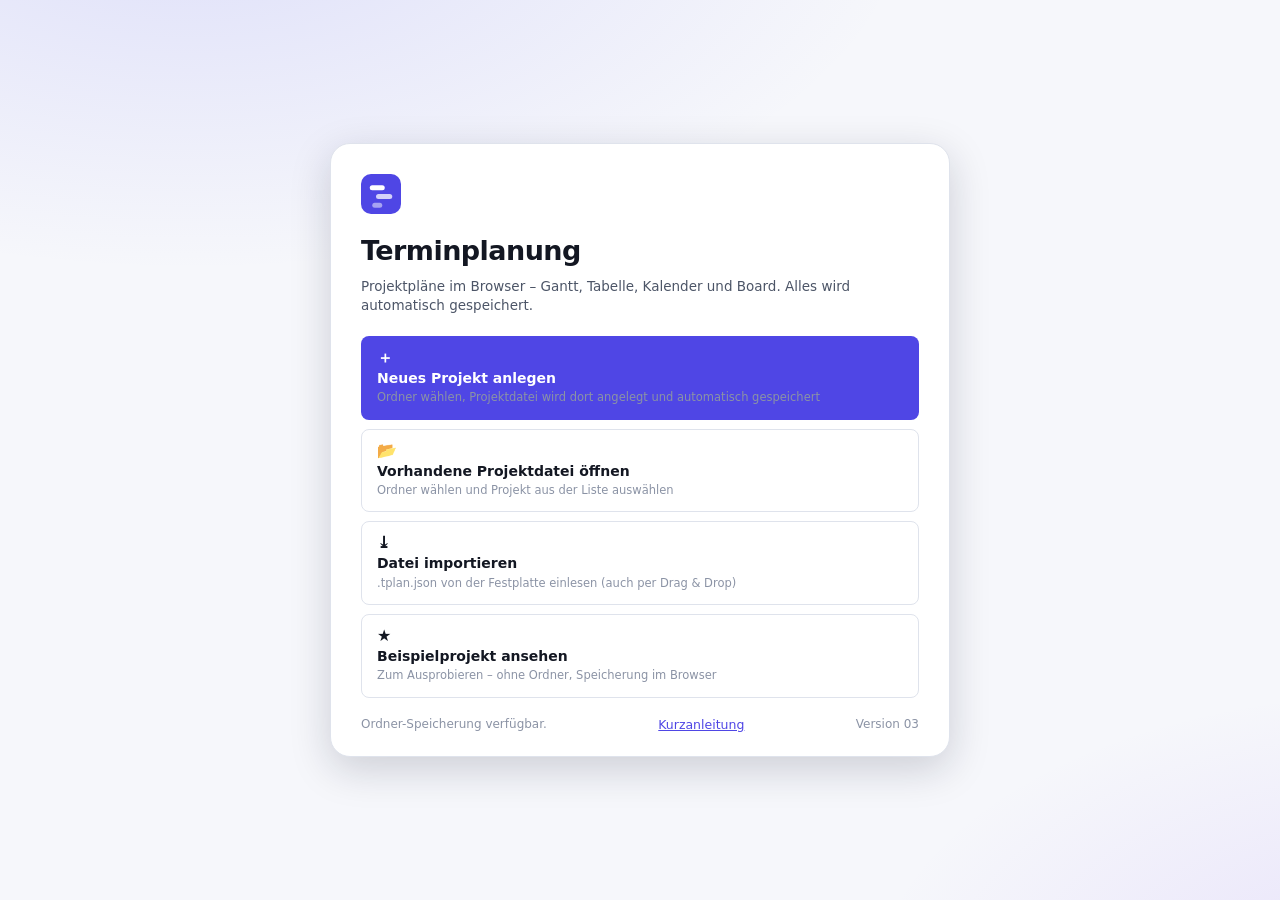
<file: index.html>
<!DOCTYPE html>
<html lang="de" data-theme="nacht">
<head>
<meta charset="utf-8">
<meta name="viewport" content="width=device-width, initial-scale=1">
<title>Terminplanung</title>
<meta name="description" content="Terminplanung – Projektplanung im Browser: Gantt, Tabelle, Kalender, Board. Speichert automatisch in eine Projektdatei.">
<meta name="color-scheme" content="dark light">
<link rel="icon" href="data:image/svg+xml,%3Csvg xmlns='http://www.w3.org/2000/svg' viewBox='0 0 32 32'%3E%3Crect width='32' height='32' rx='8' fill='%236366f1'/%3E%3Crect x='7' y='9' width='12' height='4' rx='2' fill='white'/%3E%3Crect x='12' y='16' width='13' height='4' rx='2' fill='white' opacity='.75'/%3E%3Crect x='9' y='23' width='8' height='4' rx='2' fill='white' opacity='.5'/%3E%3C/svg%3E">
<script>
  /* Farblayout schon vor dem ersten Zeichnen setzen (verhindert kurzes Aufblitzen) */
  try {
    var t = localStorage.getItem('tplan.theme');
    if (t) document.documentElement.dataset.theme = (t === 'dark' ? 'nacht' : t === 'light' ? 'hell' : t);
  } catch (e) { /* egal */ }
</script>
<link rel="stylesheet" href="css/themes.css">
<link rel="stylesheet" href="css/app.css">
<link rel="stylesheet" href="css/print.css">
</head>
<body data-view="gantt">

<!-- ══════════ Startbildschirm ══════════ -->
<div id="welcome" class="welcome">
  <div class="welcome-card">
    <div class="welcome-logo">
      <svg viewBox="0 0 32 32" width="40" height="40"><rect width="32" height="32" rx="8" fill="currentColor"/><rect x="7" y="9" width="12" height="4" rx="2" fill="#fff"/><rect x="12" y="16" width="13" height="4" rx="2" fill="#fff" opacity=".75"/><rect x="9" y="23" width="8" height="4" rx="2" fill="#fff" opacity=".5"/></svg>
    </div>
    <h1>Terminplanung</h1>
    <p class="welcome-sub">Projektpläne im Browser – Gantt, Tabelle, Kalender und Board. Alles wird automatisch gespeichert.</p>

    <div id="resume-box" class="resume-box" hidden>
      <div class="resume-icon">↻</div>
      <div class="resume-text">
        <strong id="resume-title">Letztes Projekt fortsetzen</strong>
        <span id="resume-path" class="muted"></span>
      </div>
      <button id="resume-btn" class="btn btn-primary">Fortsetzen</button>
    </div>

    <div class="welcome-actions">
      <button id="w-start" class="btn btn-primary btn-lg">
        <span class="btn-ico">＋</span> Neues Projekt anlegen
        <small>Ordner wählen, Projektdatei wird dort angelegt und automatisch gespeichert</small>
      </button>
      <button id="w-open" class="btn btn-lg">
        <span class="btn-ico">📂</span> Vorhandene Projektdatei öffnen
        <small>Ordner wählen und Projekt aus der Liste auswählen</small>
      </button>
      <button id="w-import" class="btn btn-lg">
        <span class="btn-ico">⤓</span> Datei importieren
        <small>.tplan.json von der Festplatte einlesen (auch per Drag &amp; Drop)</small>
      </button>
      <button id="w-demo" class="btn btn-lg">
        <span class="btn-ico">★</span> Beispielprojekt ansehen
        <small>Zum Ausprobieren – ohne Ordner, Speicherung im Browser</small>
      </button>
    </div>

    <div class="welcome-foot">
      <span id="capability-note" class="muted"></span>
      <button class="linkbtn" data-action="help">Kurzanleitung</button>
      <span id="w-version" class="muted" title="Programmversion"></span>
    </div>
  </div>
</div>

<!-- ══════════ App ══════════ -->
<div id="app" class="app" hidden>

  <!-- Kopfzeile -->
  <header class="topbar">
    <div class="brand">
      <svg viewBox="0 0 32 32" width="24" height="24"><rect width="32" height="32" rx="8" fill="currentColor"/><rect x="7" y="9" width="12" height="4" rx="2" fill="#fff"/><rect x="12" y="16" width="13" height="4" rx="2" fill="#fff" opacity=".75"/><rect x="9" y="23" width="8" height="4" rx="2" fill="#fff" opacity=".5"/></svg>
    </div>
    <input id="project-title" class="project-title" value="Unbenanntes Projekt" spellcheck="false" title="Projektname (wird als Dateiname verwendet)">

    <div class="topbar-center">
      <div id="save-state" class="save-state" title="Speicherstatus">
        <span class="dot"></span><span id="save-text">Bereit</span>
      </div>
      <button id="storage-chip" class="chip" title="Speicherort ändern">…</button>
    </div>

    <div class="topbar-actions">
      <button class="iconbtn" data-action="undo" title="Rückgängig (Strg+Z)">↶</button>
      <button class="iconbtn" data-action="redo" title="Wiederholen (Strg+Y)">↷</button>
      <span class="sep"></span>
      <button class="iconbtn" data-action="new" title="Neues Projekt (Strg+N)">＋</button>
      <button class="iconbtn" data-action="open" title="Projekt öffnen (Strg+O)">📂</button>
      <button class="iconbtn" data-action="close-project" title="Projekt schließen – zurück zur Startseite (die App bleibt offen)">🚪</button>
      <button class="iconbtn" data-action="save-now" title="Jetzt speichern (Strg+S)">💾</button>
      <button class="iconbtn" data-action="export" title="Als Datei herunterladen">⤓</button>
      <button class="iconbtn" data-action="print" title="Drucken / PDF erzeugen (Strg+P)">🖨</button>
      <span class="sep"></span>
      <button class="iconbtn" data-action="help" title="Kurzanleitung (F1)">?</button>
      <button class="iconbtn" data-action="theme" title="Farblayout wählen">◐</button>
    </div>
  </header>

  <!-- Navigationsleiste links -->
  <nav class="rail">
    <button class="railbtn is-active" data-view="gantt" title="Gantt (1)"><span class="ri">▤</span><span class="rl">Gantt</span></button>
    <button class="railbtn" data-view="table" title="Tabelle (2)"><span class="ri">☰</span><span class="rl">Tabelle</span></button>
    <button class="railbtn" data-view="calendar" title="Kalender (3)"><span class="ri">▦</span><span class="rl">Kalender</span></button>
    <button class="railbtn" data-view="board" title="Board (4)"><span class="ri">▥</span><span class="rl">Board</span></button>
    <div class="rail-spacer"></div>
    <button class="railbtn" data-action="pool-window" title="Ideen-Sammelbecken in eigenem Fenster öffnen (für den zweiten Bildschirm)"><span class="ri">✎</span><span class="rl">Ideen</span></button>
    <button class="railbtn" data-action="detail-window" title="Detailbereich in eigenem Fenster (z. B. zweiter Bildschirm) – nochmal klicken dockt ihn zurück"><span class="ri">🗗</span><span class="rl">Detail</span></button>
    <button class="railbtn" data-action="print" title="Drucken / PDF erzeugen"><span class="ri">🖨</span><span class="rl">Drucken</span></button>
    <button class="railbtn" data-action="theme" title="Farblayout der Oberfläche"><span class="ri">◑</span><span class="rl">Farbe</span></button>
    <button class="railbtn" data-action="resources" title="Ressourcen / Beteiligte"><span class="ri">☺</span><span class="rl">Team</span></button>
    <button class="railbtn" data-action="project-settings" title="Projekt-Einstellungen"><span class="ri">⚙</span><span class="rl">Setup</span></button>
  </nav>

  <!-- Werkzeugleiste -->
  <div class="toolbar">
    <button class="btn btn-accent" data-action="add-task" title="Neue Aufgabe (Einfg)">＋ Aufgabe</button>
    <button class="btn" data-action="add-milestone" title="Neuer Meilenstein">◆ Meilenstein</button>
    <button class="btn" data-action="add-group" title="Neue Sammelaufgabe">⊞ Sammelaufgabe</button>
    <button class="btn" data-action="action-lock" title="Markierte Aufgabe(n) sperren bzw. das Schloss wieder öffnen (Alt+L)">🔒 Sperren</button>
    <span class="sep"></span>

    <label class="toggle" title="Nachfolger automatisch mitverschieben (wie MS Project)">
      <input type="checkbox" id="auto-plan" checked><span class="track"></span><span>Auto-Planung</span>
    </label>
    <label class="toggle" title="Kritischen Pfad hervorheben">
      <input type="checkbox" id="show-critical"><span class="track"></span><span>Kritischer Pfad</span>
    </label>
    <label class="toggle" title="Abhängigkeitspfeile anzeigen">
      <input type="checkbox" id="show-deps" checked><span class="track"></span><span>Abhängigkeiten</span>
    </label>

    <span class="sep"></span>
    <div class="segmented" id="zoom-group" title="Zeitraster – mit Strg+Mausrad stufenlos zoomen">
      <button data-zoom="day">Tag</button>
      <button data-zoom="week" class="is-active">Woche</button>
      <button data-zoom="month">Monat</button>
      <button data-zoom="quarter">Quartal</button>
    </div>
    <span id="zoom-info" class="hint" style="min-width:74px" title="Aktueller Maßstab der Zeitachse">Zoom 100 %</span>
    <button class="btn" data-action="today" title="Zum heutigen Datum springen (Leertaste)">◉ Heute</button>
    <button class="btn" data-action="fit" title="Gesamten Zeitraum einpassen">⤢ Einpassen</button>

    <span class="sep"></span>
    <div class="search">
      <span class="search-ico">⌕</span>
      <input id="filter-text" type="search" placeholder="Aufgaben filtern…" autocomplete="off">
    </div>
    <select id="filter-assignee" class="mini" title="Nach Person filtern"><option value="">Alle Personen</option></select>
    <select id="filter-status" class="mini" title="Nach Status filtern">
      <option value="">Alle Status</option>
      <option value="open">Offen</option>
      <option value="running">Läuft</option>
      <option value="blocked">Blockiert</option>
      <option value="done">Erledigt</option>
    </select>
    <button class="btn" data-action="clear-filter" title="Filter zurücksetzen">✕</button>
  </div>

  <!-- Hauptbereich -->
  <main class="workspace">
    <section class="view" id="view-gantt"></section>
    <section class="view" id="view-table" hidden></section>
    <section class="view" id="view-calendar" hidden></section>
    <section class="view" id="view-board" hidden></section>

    <aside class="detail" id="detail" hidden></aside>
  </main>

  <!-- Ablage des Detailbereichs, solange er in seinem eigenen Fenster steht -->
  <div id="detail-park" hidden></div>

  <!-- Statuszeile -->
  <footer class="statusbar">
    <span id="stat-count">0 Aufgaben</span>
    <span class="sep"></span>
    <span id="stat-range">–</span>
    <span class="sep"></span>
    <span id="stat-progress">0 % erledigt</span>
    <span class="rail-spacer"></span>
    <span id="stat-sel" class="sel-info" hidden></span>
    <span id="stat-file" class="muted">keine Datei</span>
    <span class="sep"></span>
    <span id="stat-version" class="muted" title="Programmversion"></span>
  </footer>
</div>

<!-- Overlays -->
<div id="modal-host" class="modal-host" hidden></div>
<div id="toasts" class="toasts"></div>
<div id="drop-hint" class="drop-hint" hidden><div>Projektdatei hier ablegen, um sie zu öffnen</div></div>
<input type="file" id="file-input" accept=".json,.tplan,application/json" hidden>

<!-- Bereit zum Ablegen (Ideen-Sammelbecken) -->
<div id="armed-bar" class="armed-bar" hidden></div>

<!-- Fertige Druckseiten (nur auf Papier sichtbar) -->
<div id="print-root"></div>

<!-- Druckvorschau (Blätter am Bildschirm, bevor gedruckt wird) -->
<div id="print-preview" class="ppv" hidden>
  <div class="ppv-bar">
    <span class="ppv-name">🖨 Druckvorschau</span>
    <span class="ppv-info" id="ppv-info"></span>
    <span class="ppv-spacer"></span>
    <span class="ppv-group">
      <button class="iconbtn" id="ppv-prev" title="Vorheriges Blatt (Bild ↑)">▲</button>
      <span class="ppv-page" id="ppv-page">–</span>
      <button class="iconbtn" id="ppv-next" title="Nächstes Blatt (Bild ↓)">▼</button>
    </span>
    <span class="ppv-group">
      <button class="iconbtn" id="ppv-zoom-out" title="Kleiner (−)">−</button>
      <span class="ppv-zoom" id="ppv-zoom">100 %</span>
      <button class="iconbtn" id="ppv-zoom-in" title="Größer (+)">+</button>
      <button class="btn" id="ppv-fit" title="Ganze Blattbreite ins Fenster einpassen">Einpassen</button>
    </span>
    <button class="btn" id="ppv-settings" title="Zurück zu den Druck-Einstellungen">⚙ Einstellungen</button>
    <button class="btn btn-primary" id="ppv-print" title="Druckdialog öffnen (Strg+P)">🖨 Drucken / PDF erzeugen</button>
    <button class="iconbtn" id="ppv-close" title="Vorschau schließen (Esc)">✕</button>
  </div>
  <div class="ppv-stage" id="ppv-stage"></div>
</div>

<script>
// Hinweis, wenn die Datei direkt per Doppelklick geöffnet wurde:
// Browser laden JavaScript-Module von file:// nicht (Sicherheitsregel).
if (location.protocol === 'file:') {
  document.addEventListener('DOMContentLoaded', function () {
    document.body.innerHTML =
      '<div style="max-width:640px;margin:12vh auto;padding:28px 32px;border:1px solid #2a3140;border-radius:16px;'
      + 'background:#151922;color:#e8ebf2;font:14px/1.6 system-ui,Segoe UI,sans-serif">'
      + '<h1 style="margin:0 0 8px;font-size:22px">Bitte über einen kleinen Webserver öffnen</h1>'
      + '<p style="color:#a8b1c2;margin:0 0 16px">Wenn man <code>index.html</code> direkt per Doppelklick öffnet, '
      + 'blockiert der Browser aus Sicherheitsgründen die JavaScript-Module der App. Es gibt zwei einfache Wege:</p>'
      + '<ol style="color:#a8b1c2;padding-left:20px">'
      + '<li><b style="color:#e8ebf2">Windows:</b> <code>start.bat</code> doppelklicken. '
      + 'Linux/macOS: <code>./start.sh</code> ausführen. Die App öffnet sich dann automatisch.</li>'
      + '<li><b style="color:#e8ebf2">Ohne Installation:</b> die Dateien auf GitHub Pages legen '
      + '(Settings → Pages → Deploy from a branch) und die Adresse im Browser aufrufen.</li>'
      + '</ol>'
      + '<p style="color:#6d7688;font-size:12.5px;margin-top:18px">Hinweis: Auch das automatische Speichern in einen '
      + 'Ordner braucht <code>https</code> oder <code>localhost</code>.</p></div>';
  });
}
</script>
<script type="module" src="js/main.js"></script>
</body>
</html>
</file>
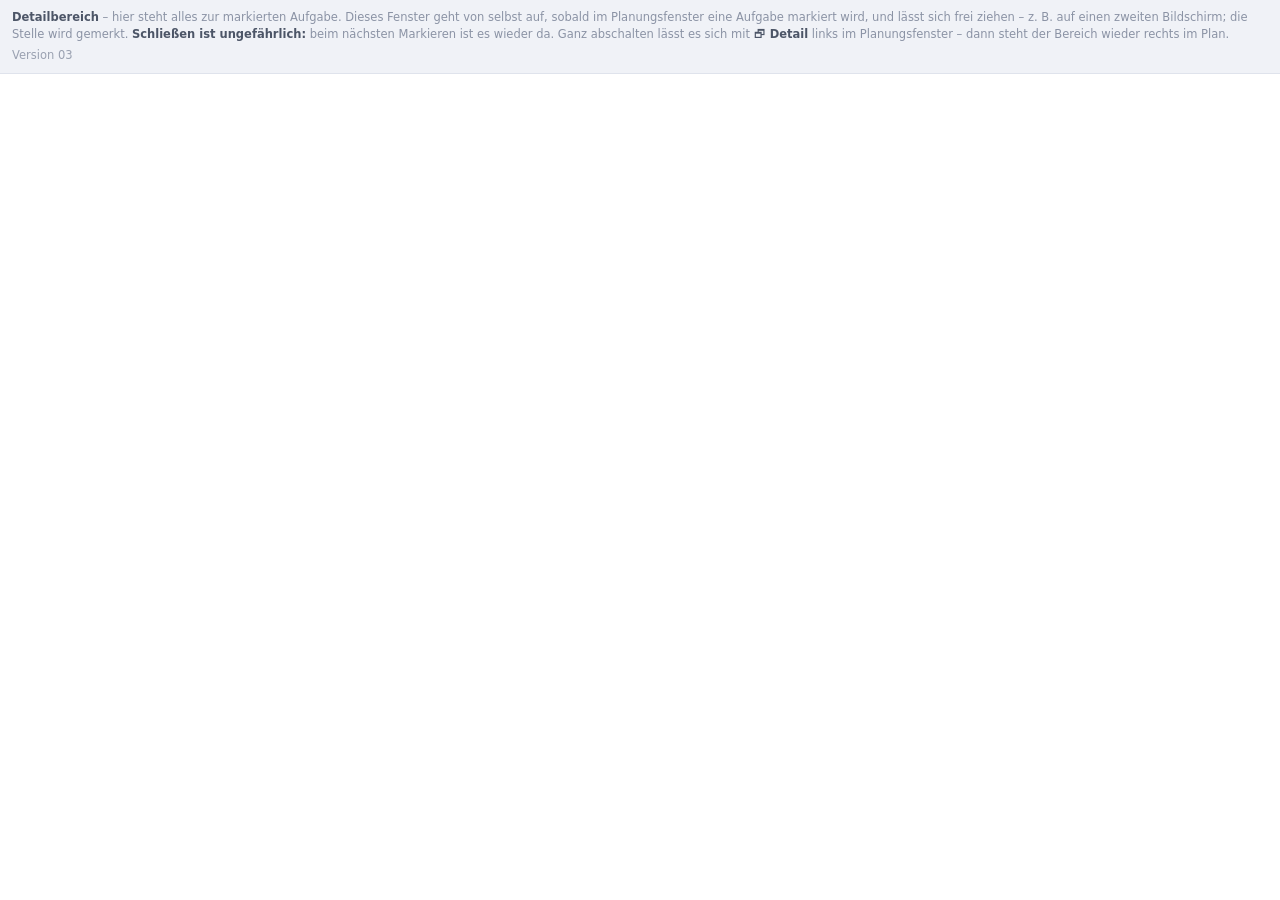
<file: detail.html>
<!DOCTYPE html>
<html lang="de" data-theme="nacht">
<head>
<meta charset="utf-8">
<meta name="viewport" content="width=device-width, initial-scale=1">
<title>Detailbereich – Terminplanung</title>
<meta name="color-scheme" content="dark light">
<link rel="icon" href="data:image/svg+xml,%3Csvg xmlns='http://www.w3.org/2000/svg' viewBox='0 0 32 32'%3E%3Crect width='32' height='32' rx='8' fill='%2314b8a6'/%3E%3Crect x='8' y='9' width='16' height='3' rx='1.5' fill='white'/%3E%3Crect x='8' y='15' width='12' height='3' rx='1.5' fill='white' opacity='.8'/%3E%3Crect x='8' y='21' width='14' height='3' rx='1.5' fill='white' opacity='.6'/%3E%3C/svg%3E">
<script>
  try {
    var t = localStorage.getItem('tplan.theme');
    if (t) document.documentElement.dataset.theme = (t === 'dark' ? 'nacht' : t === 'light' ? 'hell' : t);
  } catch (e) { /* egal */ }
</script>
<link rel="stylesheet" href="css/themes.css">
<link rel="stylesheet" href="css/app.css">
</head>
<body class="detailwin">

<div class="dwin-note">
  <b>Detailbereich</b> – hier steht alles zur markierten Aufgabe. Dieses Fenster geht von selbst auf,
  sobald im Planungsfenster eine Aufgabe markiert wird, und lässt sich frei ziehen – z. B. auf einen
  zweiten Bildschirm; die Stelle wird gemerkt. <b>Schließen ist ungefährlich:</b> beim nächsten
  Markieren ist es wieder da. Ganz abschalten lässt es sich mit <b>🗗 Detail</b> links im
  Planungsfenster – dann steht der Bereich wieder rechts im Plan.
  <span id="dwin-ver" class="dwin-ver"></span>
</div>

<main id="dwin"></main>

<script type="module">
  // Versionsnummer auch im eigenen Fenster zeigen
  import { versionLabel } from './js/version.js';
  document.getElementById('dwin-ver').textContent = versionLabel();
</script>

</body>
</html>
</file>
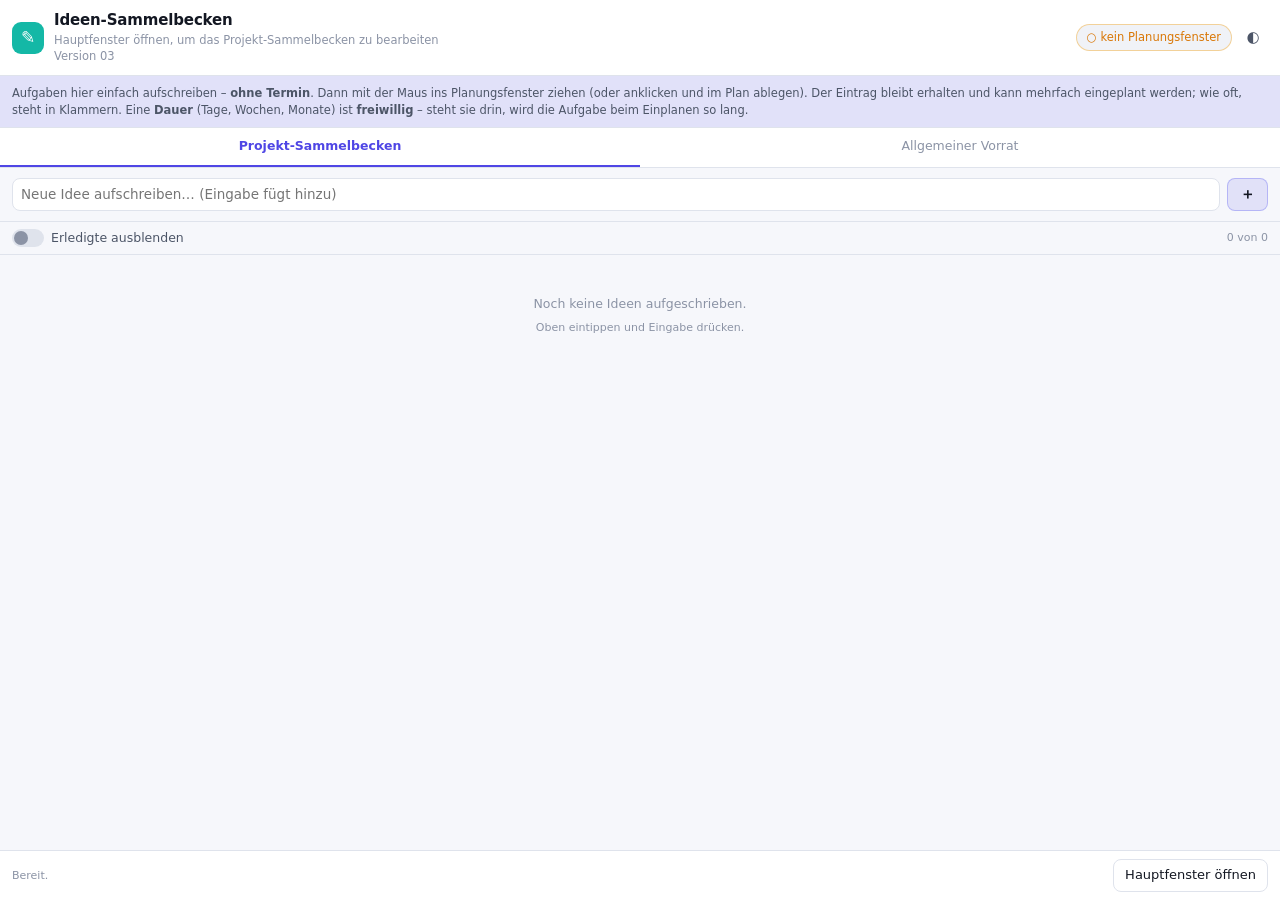
<file: sideboard.html>
<!DOCTYPE html>
<html lang="de" data-theme="nacht">
<head>
<meta charset="utf-8">
<meta name="viewport" content="width=device-width, initial-scale=1">
<title>Ideen-Sammelbecken – Terminplanung</title>
<meta name="color-scheme" content="dark light">
<link rel="icon" href="data:image/svg+xml,%3Csvg xmlns='http://www.w3.org/2000/svg' viewBox='0 0 32 32'%3E%3Crect width='32' height='32' rx='8' fill='%2314b8a6'/%3E%3Crect x='8' y='9' width='16' height='3' rx='1.5' fill='white'/%3E%3Crect x='8' y='15' width='12' height='3' rx='1.5' fill='white' opacity='.8'/%3E%3Crect x='8' y='21' width='14' height='3' rx='1.5' fill='white' opacity='.6'/%3E%3C/svg%3E">
<script>
  try {
    var t = localStorage.getItem('tplan.theme');
    if (t) document.documentElement.dataset.theme = (t === 'dark' ? 'nacht' : t === 'light' ? 'hell' : t);
  } catch (e) { /* egal */ }
</script>
<link rel="stylesheet" href="css/themes.css">
<link rel="stylesheet" href="css/app.css">
<link rel="stylesheet" href="css/sideboard.css">
</head>
<body class="sideboard">

<header class="sb-head">
  <div class="sb-brand">
    <span class="sb-ico">✎</span>
    <div>
      <h1>Ideen-Sammelbecken</h1>
      <div class="sb-sub" id="sb-project">kein Projekt verbunden</div>
      <div class="sb-sub" id="sb-ver"></div>
    </div>
  </div>
  <div class="sb-head-actions">
    <span id="sb-conn" class="chip" title="Verbindung zum Hauptfenster">prüfe…</span>
    <button class="iconbtn" data-sb="theme" title="Farblayout wie im Hauptfenster">◐</button>
  </div>
</header>

<div class="sb-note" id="sb-note">
  Aufgaben hier einfach aufschreiben – <b>ohne Termin</b>. Dann mit der Maus ins Planungsfenster
  ziehen (oder anklicken und im Plan ablegen). Der Eintrag bleibt erhalten und kann mehrfach
  eingeplant werden; wie oft, steht in Klammern. Eine <b>Dauer</b> (Tage, Wochen, Monate) ist
  <b>freiwillig</b> – steht sie drin, wird die Aufgabe beim Einplanen so lang.
</div>

<div class="sb-tabs">
  <button class="sb-tab is-active" data-scope="project">Projekt-Sammelbecken</button>
  <button class="sb-tab" data-scope="global">Allgemeiner Vorrat</button>
</div>

<div class="sb-add">
  <input id="sb-input" type="text" placeholder="Neue Idee aufschreiben… (Eingabe fügt hinzu)" autocomplete="off">
  <button class="btn btn-accent" id="sb-add-btn">＋</button>
</div>

<div class="sb-toolbar">
  <label class="toggle" title="Erledigte Ideen ausblenden">
    <input type="checkbox" id="sb-hide-done"><span class="track"></span><span>Erledigte ausblenden</span>
  </label>
  <span class="rail-spacer"></span>
  <span class="sb-count hint" id="sb-count"></span>
</div>

<main class="sb-list" id="sb-list"></main>

<footer class="sb-foot">
  <span class="hint" id="sb-hint">Bereit.</span>
  <span class="rail-spacer"></span>
  <button class="btn" data-sb="open-main" title="Planungsfenster öffnen">Hauptfenster öffnen</button>
</footer>

<script type="module" src="js/sideboard.js"></script>
<script type="module">
  // Versionsnummer auch hier zeigen
  import { versionLabel } from './js/version.js';
  document.getElementById('sb-ver').textContent = versionLabel();
</script>
</body>
</html>
</file>
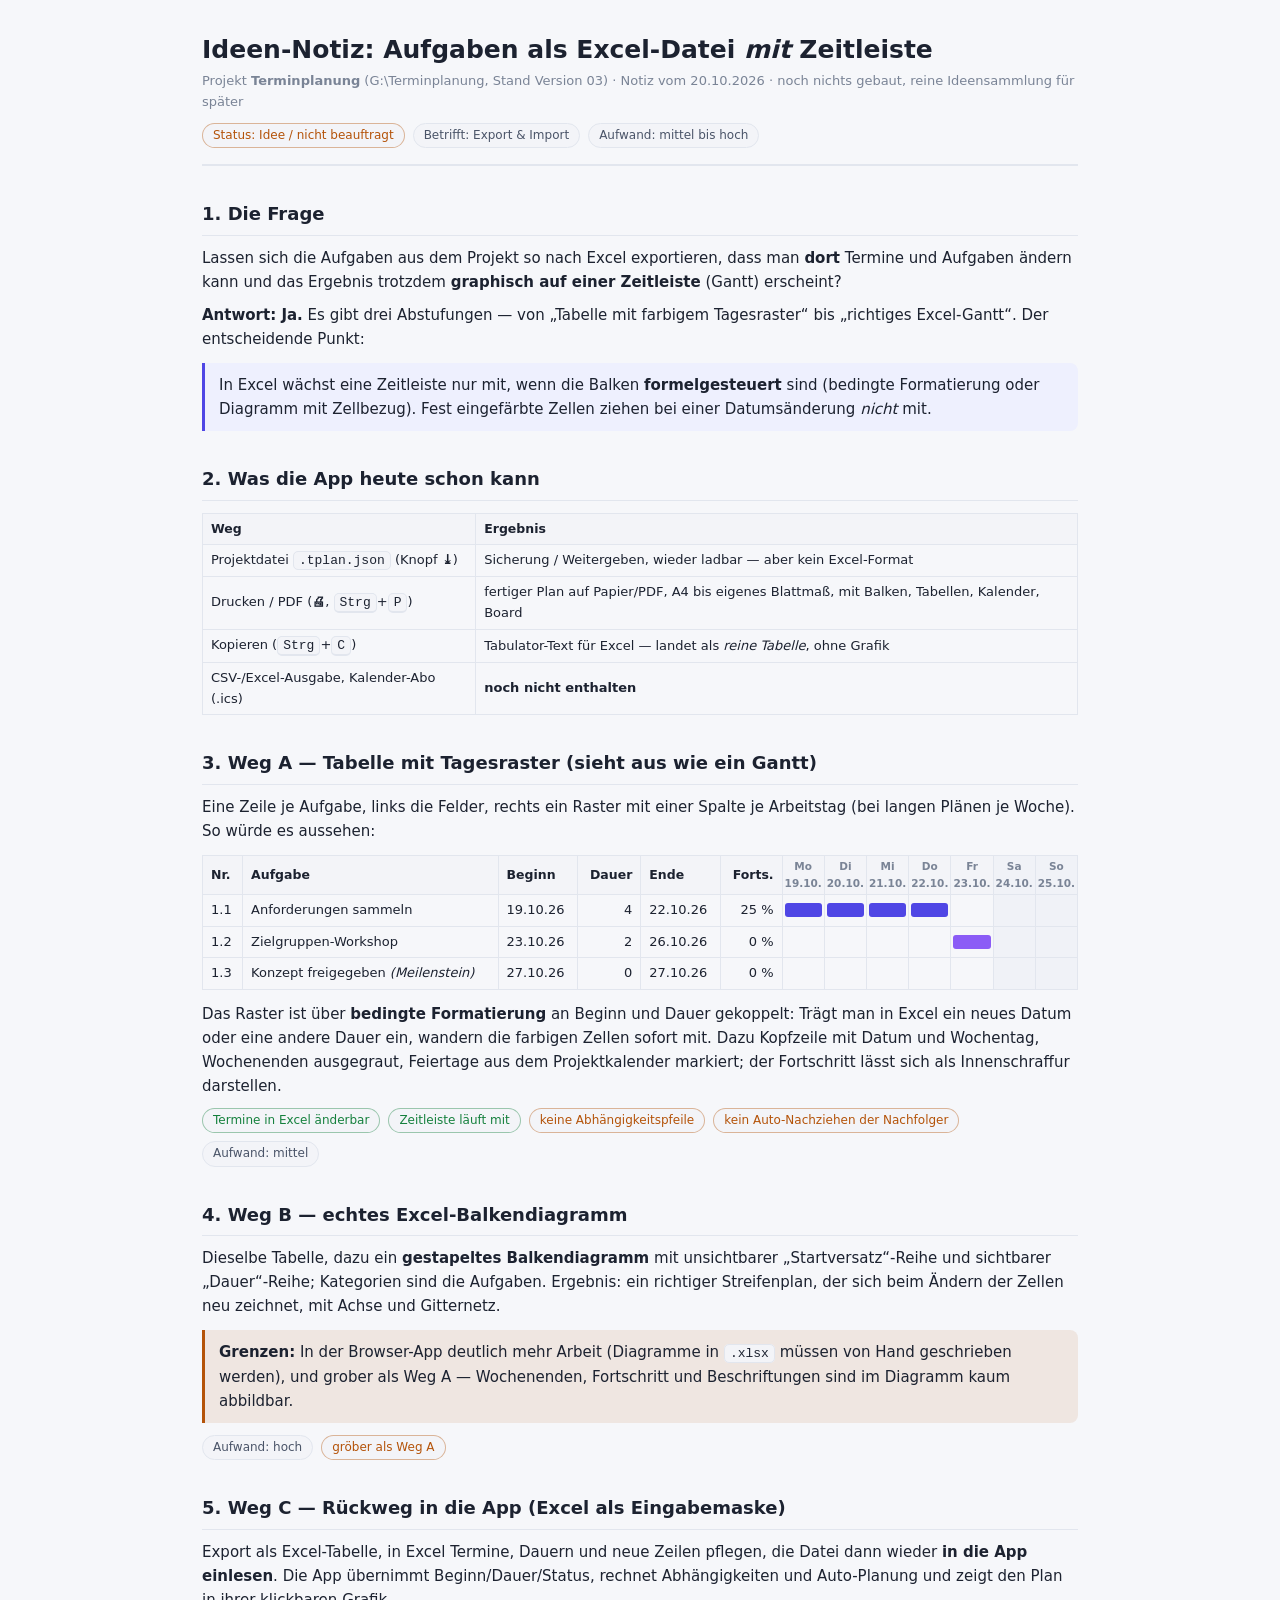
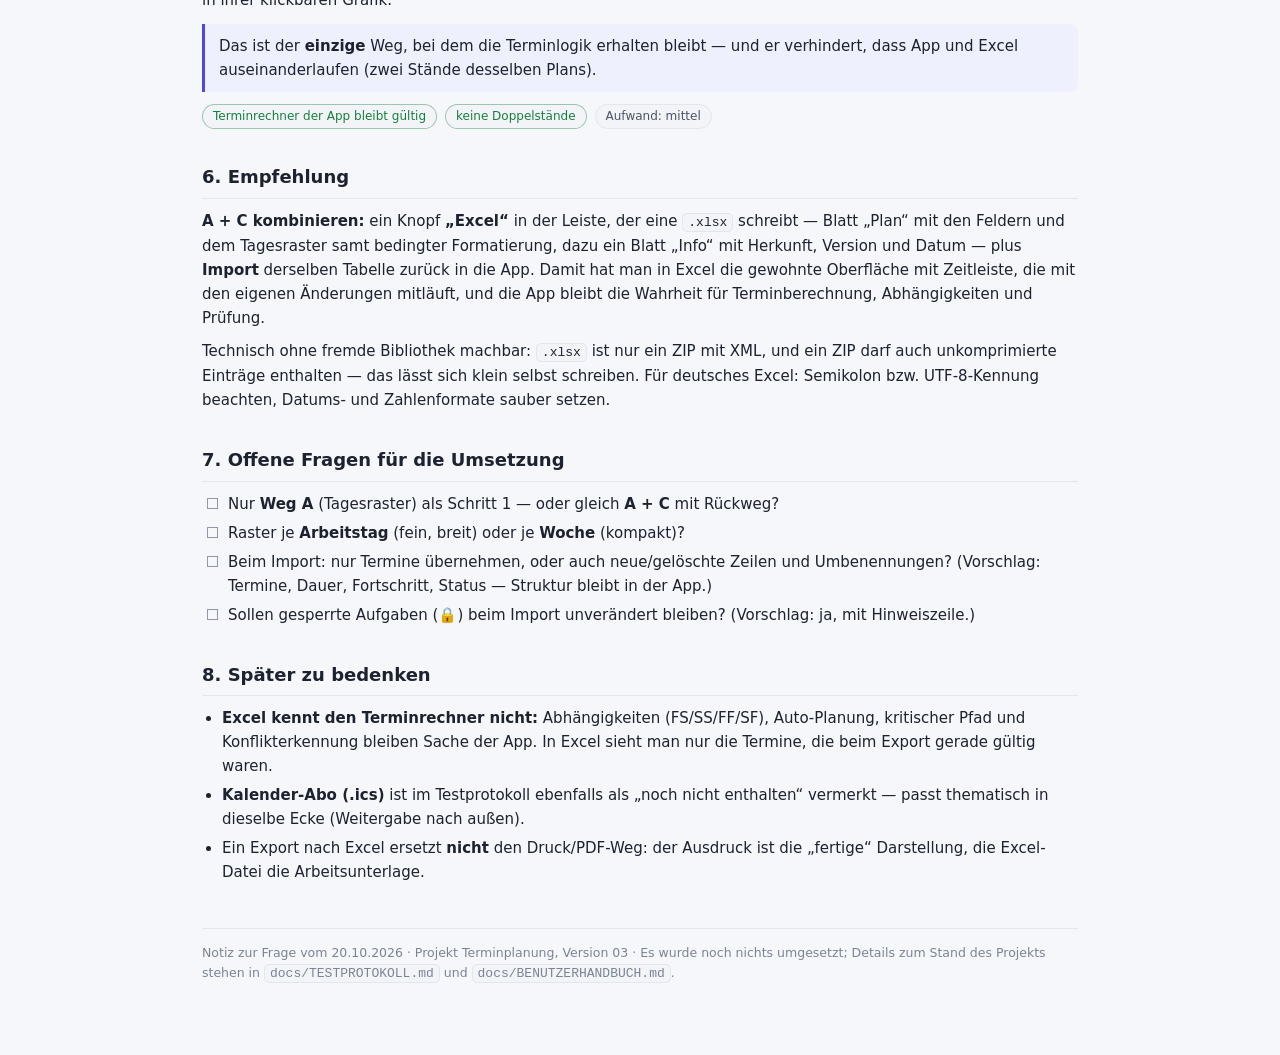
<file: docs/IDEE-Excel-Export.html>
<!DOCTYPE html>
<html lang="de">
<head>
<meta charset="utf-8">
<meta name="viewport" content="width=device-width, initial-scale=1">
<title>Ideen-Notiz – Excel-Export mit Zeitleiste (Terminplanung)</title>
<style>
  :root{
    --fg:#1c2230; --fg-2:#4a5468; --fg-3:#7a8496; --bg:#f6f7fa; --panel:#ffffff;
    --line:#e2e6ee; --accent:#4f46e5; --accent-soft:#eef0fe; --ok:#15803d; --warn:#b45309;
    --danger:#b91c1c; --code:#f3f4f8; --bar:#4f46e5; --bar2:#8b5cf6; --weekend:#f0f2f7;
  }
  @media (prefers-color-scheme: dark){
    :root{
      --fg:#e8ebf2; --fg-2:#b3bccb; --fg-3:#8b95a7; --bg:#12151c; --panel:#1a1f29;
      --line:#2a3140; --accent:#8b8cf0; --accent-soft:#242a3a; --ok:#4ade80; --warn:#fbbf24;
      --danger:#f87171; --code:#1f2430; --bar:#6d6ff0; --bar2:#a78bfa; --weekend:#1e2330;
    }
  }
  *{box-sizing:border-box}
  body{margin:0;background:var(--bg);color:var(--fg);
    font:15px/1.6 "Inter","Segoe UI Variable Text","Segoe UI",system-ui,-apple-system,sans-serif;}
  .wrap{max-width:920px;margin:0 auto;padding:34px 22px 70px}
  header{border-bottom:2px solid var(--line);padding-bottom:16px;margin-bottom:26px}
  h1{margin:0 0 6px;font-size:25px;line-height:1.25}
  .sub{color:var(--fg-3);font-size:13px}
  h2{margin:34px 0 10px;font-size:18px;padding-bottom:6px;border-bottom:1px solid var(--line)}
  h3{margin:22px 0 8px;font-size:15.5px;color:var(--accent)}
  p{margin:9px 0}
  ul,ol{margin:9px 0 9px 20px;padding:0}
  li{margin:5px 0}
  code,kbd{font-family:"Cascadia Mono",Consolas,"Courier New",monospace;font-size:13px;
    background:var(--code);border:1px solid var(--line);border-radius:5px;padding:1px 5px}
  kbd{border-bottom-width:2px}
  .card{background:var(--panel);border:1px solid var(--line);border-radius:12px;padding:16px 18px;margin:14px 0;
    box-shadow:0 1px 2px rgba(16,24,40,.04)}
  .card h3{margin-top:0}
  .meta{display:flex;flex-wrap:wrap;gap:8px;margin-top:10px}
  .tag{font-size:12px;border:1px solid var(--line);border-radius:20px;padding:2px 10px;color:var(--fg-2);background:var(--code)}
  .tag.ok{color:var(--ok);border-color:color-mix(in srgb,var(--ok) 40%,transparent)}
  .tag.warn{color:var(--warn);border-color:color-mix(in srgb,var(--warn) 40%,transparent)}
  .tag.danger{color:var(--danger);border-color:color-mix(in srgb,var(--danger) 40%,transparent)}
  .note{border-left:3px solid var(--accent);background:var(--accent-soft);border-radius:0 8px 8px 0;
    padding:10px 14px;margin:12px 0}
  .warnbox{border-left:3px solid var(--warn);background:color-mix(in srgb,var(--warn) 10%,transparent);
    border-radius:0 8px 8px 0;padding:10px 14px;margin:12px 0}
  table{border-collapse:collapse;width:100%;margin:12px 0;font-size:13px}
  th,td{border:1px solid var(--line);padding:5px 8px;text-align:left;vertical-align:middle}
  th{background:var(--code);font-weight:600;font-size:12.5px}
  td.num,th.num{text-align:right;font-variant-numeric:tabular-nums}
  td.day,th.day{width:26px;min-width:26px;padding:2px;text-align:center;font-size:10.5px;color:var(--fg-3)}
  th.day.we,td.day.we{background:var(--weekend)}
  .bar{display:block;height:14px;border-radius:3px;background:var(--bar)}
  .bar.p{background:var(--bar2)}
  .q{color:var(--fg-3);font-style:italic}
  footer{margin-top:44px;padding-top:14px;border-top:1px solid var(--line);color:var(--fg-3);font-size:12.5px}
  .checklist{list-style:none;margin-left:0}
  .checklist li{padding-left:26px;position:relative}
  .checklist li::before{content:"☐";position:absolute;left:4px;color:var(--fg-3)}
</style>
</head>
<body>
<div class="wrap">

<header>
  <h1>Ideen-Notiz: Aufgaben als Excel-Datei <em>mit</em> Zeitleiste</h1>
  <div class="sub">Projekt <strong>Terminplanung</strong> (G:\Terminplanung, Stand Version 03) ·
    Notiz vom 20.10.2026 · noch nichts gebaut, reine Ideensammlung für später</div>
  <div class="meta">
    <span class="tag warn">Status: Idee / nicht beauftragt</span>
    <span class="tag">Betrifft: Export &amp; Import</span>
    <span class="tag">Aufwand: mittel bis hoch</span>
  </div>
</header>

<h2>1. Die Frage</h2>
<p>Lassen sich die Aufgaben aus dem Projekt so nach Excel exportieren, dass man <strong>dort</strong>
Termine und Aufgaben ändern kann und das Ergebnis trotzdem <strong>graphisch auf einer Zeitleiste</strong>
(Gantt) erscheint?</p>
<p><strong>Antwort: Ja.</strong> Es gibt drei Abstufungen — von „Tabelle mit farbigem Tagesraster“
bis „richtiges Excel-Gantt“. Der entscheidende Punkt:</p>
<div class="note">
  In Excel wächst eine Zeitleiste nur mit, wenn die Balken <strong>formelgesteuert</strong> sind
  (bedingte Formatierung oder Diagramm mit Zellbezug). Fest eingefärbte Zellen ziehen bei einer
  Datumsänderung <em>nicht</em> mit.
</div>

<h2>2. Was die App heute schon kann</h2>
<table>
  <tr><th>Weg</th><th>Ergebnis</th></tr>
  <tr><td>Projektdatei <code>.tplan.json</code> (Knopf <strong>⤓</strong>)</td><td>Sicherung / Weitergeben, wieder ladbar — aber kein Excel-Format</td></tr>
  <tr><td>Drucken / PDF (<strong>🖨</strong>, <kbd>Strg</kbd>+<kbd>P</kbd>)</td><td>fertiger Plan auf Papier/PDF, A4 bis eigenes Blattmaß, mit Balken, Tabellen, Kalender, Board</td></tr>
  <tr><td>Kopieren (<kbd>Strg</kbd>+<kbd>C</kbd>)</td><td>Tabulator-Text für Excel — landet als <em>reine Tabelle</em>, ohne Grafik</td></tr>
  <tr><td>CSV-/Excel-Ausgabe, Kalender-Abo (.ics)</td><td><strong>noch nicht enthalten</strong></td></tr>
</table>

<h2>3. Weg A — Tabelle mit Tagesraster (sieht aus wie ein Gantt)</h2>
<p>Eine Zeile je Aufgabe, links die Felder, rechts ein Raster mit einer Spalte je Arbeitstag
(bei langen Plänen je Woche). So würde es aussehen:</p>
<table>
  <tr>
    <th>Nr.</th><th>Aufgabe</th><th>Beginn</th><th class="num">Dauer</th><th>Ende</th><th class="num">Forts.</th>
    <th class="day">Mo<br>19.10.</th><th class="day">Di<br>20.10.</th><th class="day">Mi<br>21.10.</th>
    <th class="day">Do<br>22.10.</th><th class="day">Fr<br>23.10.</th><th class="day we">Sa<br>24.10.</th><th class="day we">So<br>25.10.</th>
  </tr>
  <tr>
    <td>1.1</td><td>Anforderungen sammeln</td><td>19.10.26</td><td class="num">4</td><td>22.10.26</td><td class="num">25 %</td>
    <td class="day"><span class="bar"></span></td><td class="day"><span class="bar"></span></td>
    <td class="day"><span class="bar"></span></td><td class="day"><span class="bar"></span></td>
    <td class="day"></td><td class="day we"></td><td class="day we"></td>
  </tr>
  <tr>
    <td>1.2</td><td>Zielgruppen-Workshop</td><td>23.10.26</td><td class="num">2</td><td>26.10.26</td><td class="num">0 %</td>
    <td class="day"></td><td class="day"></td><td class="day"></td><td class="day"></td>
    <td class="day"><span class="bar p"></span></td><td class="day we"></td><td class="day we"></td>
  </tr>
  <tr>
    <td>1.3</td><td>Konzept freigegeben <em>(Meilenstein)</em></td><td>27.10.26</td><td class="num">0</td><td>27.10.26</td><td class="num">0 %</td>
    <td class="day"></td><td class="day"></td><td class="day"></td><td class="day"></td>
    <td class="day"></td><td class="day we"></td><td class="day we"></td>
  </tr>
</table>
<p>Das Raster ist über <strong>bedingte Formatierung</strong> an Beginn und Dauer gekoppelt: Trägt man
in Excel ein neues Datum oder eine andere Dauer ein, wandern die farbigen Zellen sofort mit. Dazu
Kopfzeile mit Datum und Wochentag, Wochenenden ausgegraut, Feiertage aus dem Projektkalender
markiert; der Fortschritt lässt sich als Innenschraffur darstellen.</p>
<div class="meta">
  <span class="tag ok">Termine in Excel änderbar</span>
  <span class="tag ok">Zeitleiste läuft mit</span>
  <span class="tag warn">keine Abhängigkeitspfeile</span>
  <span class="tag warn">kein Auto-Nachziehen der Nachfolger</span>
  <span class="tag">Aufwand: mittel</span>
</div>

<h2>4. Weg B — echtes Excel-Balkendiagramm</h2>
<p>Dieselbe Tabelle, dazu ein <strong>gestapeltes Balkendiagramm</strong> mit unsichtbarer
„Startversatz“-Reihe und sichtbarer „Dauer“-Reihe; Kategorien sind die Aufgaben. Ergebnis: ein
richtiger Streifenplan, der sich beim Ändern der Zellen neu zeichnet, mit Achse und Gitternetz.</p>
<div class="warnbox">
  <strong>Grenzen:</strong> In der Browser-App deutlich mehr Arbeit (Diagramme in <code>.xlsx</code>
  müssen von Hand geschrieben werden), und grober als Weg A — Wochenenden, Fortschritt und
  Beschriftungen sind im Diagramm kaum abbildbar.
</div>
<div class="meta"><span class="tag">Aufwand: hoch</span><span class="tag warn">gröber als Weg A</span></div>

<h2>5. Weg C — Rückweg in die App (Excel als Eingabemaske)</h2>
<p>Export als Excel-Tabelle, in Excel Termine, Dauern und neue Zeilen pflegen, die Datei dann wieder
<strong>in die App einlesen</strong>. Die App übernimmt Beginn/Dauer/Status, rechnet Abhängigkeiten
und Auto-Planung und zeigt den Plan in ihrer klickbaren Grafik.</p>
<div class="note">
  Das ist der <strong>einzige</strong> Weg, bei dem die Terminlogik erhalten bleibt — und er
  verhindert, dass App und Excel auseinanderlaufen (zwei Stände desselben Plans).
</div>
<div class="meta"><span class="tag ok">Terminrechner der App bleibt gültig</span><span class="tag ok">keine Doppelstände</span><span class="tag">Aufwand: mittel</span></div>

<h2>6. Empfehlung</h2>
<p><strong>A + C kombinieren:</strong> ein Knopf <strong>„Excel“</strong> in der Leiste, der eine
<code>.xlsx</code> schreibt — Blatt „Plan“ mit den Feldern und dem Tagesraster samt bedingter
Formatierung, dazu ein Blatt „Info“ mit Herkunft, Version und Datum — plus <strong>Import</strong>
derselben Tabelle zurück in die App. Damit hat man in Excel die gewohnte Oberfläche mit Zeitleiste,
die mit den eigenen Änderungen mitläuft, und die App bleibt die Wahrheit für Terminberechnung,
Abhängigkeiten und Prüfung.</p>
<p>Technisch ohne fremde Bibliothek machbar: <code>.xlsx</code> ist nur ein ZIP mit XML, und ein ZIP
darf auch unkomprimierte Einträge enthalten — das lässt sich klein selbst schreiben. Für deutsches
Excel: Semikolon bzw. UTF-8-Kennung beachten, Datums- und Zahlenformate sauber setzen.</p>

<h2>7. Offene Fragen für die Umsetzung</h2>
<ul class="checklist">
  <li>Nur <strong>Weg A</strong> (Tagesraster) als Schritt 1 — oder gleich <strong>A + C</strong> mit Rückweg?</li>
  <li>Raster je <strong>Arbeitstag</strong> (fein, breit) oder je <strong>Woche</strong> (kompakt)?</li>
  <li>Beim Import: nur Termine übernehmen, oder auch neue/gelöschte Zeilen und Umbenennungen?
    (Vorschlag: Termine, Dauer, Fortschritt, Status — Struktur bleibt in der App.)</li>
  <li>Sollen gesperrte Aufgaben (🔒) beim Import unverändert bleiben? (Vorschlag: ja, mit Hinweiszeile.)</li>
</ul>

<h2>8. Später zu bedenken</h2>
<ul>
  <li><strong>Excel kennt den Terminrechner nicht:</strong> Abhängigkeiten (FS/SS/FF/SF), Auto-Planung,
    kritischer Pfad und Konflikterkennung bleiben Sache der App. In Excel sieht man nur die Termine,
    die beim Export gerade gültig waren.</li>
  <li><strong>Kalender-Abo (.ics)</strong> ist im Testprotokoll ebenfalls als „noch nicht enthalten“
    vermerkt — passt thematisch in dieselbe Ecke (Weitergabe nach außen).</li>
  <li>Ein Export nach Excel ersetzt <strong>nicht</strong> den Druck/PDF-Weg: der Ausdruck ist die
    „fertige“ Darstellung, die Excel-Datei die Arbeitsunterlage.</li>
</ul>

<footer>
  Notiz zur Frage vom 20.10.2026 · Projekt Terminplanung, Version 03 · Es wurde noch nichts
  umgesetzt; Details zum Stand des Projekts stehen in <code>docs/TESTPROTOKOLL.md</code> und
  <code>docs/BENUTZERHANDBUCH.md</code>.
</footer>

</div>
</body>
</html>
</file>
<file: css/themes.css>
/* ══════════════════════════════════════════════════════════════
   themes.css – fertige Farblayouts der Oberfläche.

   Jedes Layout setzt denselben Satz Variablen. Der Selektor ist
   absichtlich [data-theme="…"] (ohne html davor): so lässt sich
   dasselbe Layout auch in der kleinen Vorschau im Auswahlfenster
   verwenden, indem dort ein Element data-theme="…" bekommt.

   Aufbau je Layout:
     Flächen   --bg · --bg-2 · --bg-3 · --panel · --panel-2
     Linien    --line · --line-soft · --grid · --grid-strong
     Text      --fg · --fg-2 · --fg-3
     Akzente   --accent · --accent-2 · --accent-soft
     Signale   --ok · --warn · --danger · --info
     Speziell  --weekend · --holiday · --today · --hover · --sel
     Schatten  --shadow-1 · --shadow-2
   ══════════════════════════════════════════════════════════════ */

/* ───────── 1 · Nachtblau (dunkel, Standard) ───────── */
[data-theme="nacht"],
html[data-theme="nacht"] {
  --bg: #0d0f14; --bg-2: #12151d; --bg-3: #171b25;
  --panel: #151922; --panel-2: #1b2029;
  --line: #262c38; --line-soft: #1e242e;
  --grid: rgba(255,255,255,.055); --grid-strong: rgba(255,255,255,.11);
  --fg: #e8ebf2; --fg-2: #a8b1c2; --fg-3: #6d7688;
  --accent: #6366f1; --accent-2: #8b5cf6; --accent-soft: rgba(99,102,241,.16);
  --ok: #22c55e; --warn: #f59e0b; --danger: #ef4444; --info: #38bdf8;
  --weekend: rgba(120,160,235,.15); --holiday: rgba(245,158,11,.22);
  --today: rgba(239,68,68,.85); --hover: rgba(255,255,255,.045); --sel: rgba(99,102,241,.16);
  --shadow-1: 0 1px 2px rgba(0,0,0,.18), 0 4px 12px rgba(0,0,0,.12);
  --shadow-2: 0 12px 40px rgba(0,0,0,.42);
}

/* ───────── 2 · Anthrazit (dunkel, neutral, bernstein) ───────── */
[data-theme="anthrazit"],
html[data-theme="anthrazit"] {
  --bg: #121212; --bg-2: #191919; --bg-3: #212121;
  --panel: #1c1c1c; --panel-2: #242424;
  --line: #303030; --line-soft: #272727;
  --grid: rgba(255,255,255,.06); --grid-strong: rgba(255,255,255,.13);
  --fg: #ededed; --fg-2: #b5b5b5; --fg-3: #7d7d7d;
  --accent: #f59e0b; --accent-2: #fbbf24; --accent-soft: rgba(245,158,11,.16);
  --ok: #4ade80; --warn: #fb923c; --danger: #f87171; --info: #60a5fa;
  --weekend: rgba(130,170,240,.15); --holiday: rgba(251,146,60,.24);
  --today: rgba(248,113,113,.9); --hover: rgba(255,255,255,.05); --sel: rgba(245,158,11,.16);
  --shadow-1: 0 1px 2px rgba(0,0,0,.25), 0 4px 12px rgba(0,0,0,.18);
  --shadow-2: 0 12px 40px rgba(0,0,0,.5);
}

/* ───────── 3 · Tiefsee (dunkel, petrol) ───────── */
[data-theme="tiefsee"],
html[data-theme="tiefsee"] {
  --bg: #061417; --bg-2: #0a1c20; --bg-3: #0e2429;
  --panel: #0b1f24; --panel-2: #102a30;
  --line: #164048; --line-soft: #10333a;
  --grid: rgba(120,220,235,.07); --grid-strong: rgba(120,220,235,.15);
  --fg: #e2f4f7; --fg-2: #9fc4cc; --fg-3: #6b939c;
  --accent: #06b6d4; --accent-2: #22d3ee; --accent-soft: rgba(6,182,212,.18);
  --ok: #34d399; --warn: #fbbf24; --danger: #fb7185; --info: #38bdf8;
  --weekend: rgba(120,220,235,.13); --holiday: rgba(251,191,36,.22);
  --today: rgba(251,113,133,.9); --hover: rgba(120,220,235,.06); --sel: rgba(6,182,212,.18);
  --shadow-1: 0 1px 2px rgba(0,0,0,.25), 0 4px 12px rgba(0,0,0,.18);
  --shadow-2: 0 12px 40px rgba(0,0,0,.5);
}

/* ───────── 4 · Violettnacht (dunkel, violett) ───────── */
[data-theme="violett"],
html[data-theme="violett"] {
  --bg: #100b1a; --bg-2: #150f22; --bg-3: #1b1429;
  --panel: #170f26; --panel-2: #1e1631;
  --line: #302547; --line-soft: #261d38;
  --grid: rgba(220,190,255,.07); --grid-strong: rgba(220,190,255,.15);
  --fg: #efe8fb; --fg-2: #bdaee0; --fg-3: #8574a8;
  --accent: #a855f7; --accent-2: #d946ef; --accent-soft: rgba(168,85,247,.18);
  --ok: #4ade80; --warn: #fbbf24; --danger: #f43f5e; --info: #60a5fa;
  --weekend: rgba(190,150,255,.14); --holiday: rgba(251,191,36,.22);
  --today: rgba(244,63,94,.9); --hover: rgba(220,190,255,.06); --sel: rgba(168,85,247,.18);
  --shadow-1: 0 1px 2px rgba(0,0,0,.25), 0 4px 12px rgba(0,0,0,.18);
  --shadow-2: 0 12px 40px rgba(0,0,0,.5);
}

/* ───────── 5 · Tageslicht (hell, neutral) ───────── */
[data-theme="hell"],
html[data-theme="hell"] {
  --bg: #f6f7fb; --bg-2: #ffffff; --bg-3: #f0f2f7;
  --panel: #ffffff; --panel-2: #f7f8fc;
  --line: #dfe3ec; --line-soft: #eaedf4;
  --grid: rgba(15,23,42,.07); --grid-strong: rgba(15,23,42,.14);
  --fg: #131722; --fg-2: #4c5567; --fg-3: #8b93a5;
  --accent: #4f46e5; --accent-2: #7c3aed; --accent-soft: rgba(79,70,229,.12);
  --ok: #16a34a; --warn: #d97706; --danger: #dc2626; --info: #0284c7;
  --weekend: rgba(30,64,180,.10); --holiday: rgba(217,119,6,.18);
  --today: rgba(220,38,38,.9); --hover: rgba(15,23,42,.04); --sel: rgba(79,70,229,.12);
  --shadow-1: 0 1px 2px rgba(15,23,42,.06), 0 4px 12px rgba(15,23,42,.06);
  --shadow-2: 0 12px 40px rgba(15,23,42,.18);
}

/* ───────── 6 · Papier (hell, warm) ───────── */
[data-theme="papier"],
html[data-theme="papier"] {
  --bg: #faf7f2; --bg-2: #fffdf9; --bg-3: #f3eee6;
  --panel: #fffdf9; --panel-2: #f7f2e9;
  --line: #e3dbcd; --line-soft: #ece5d9;
  --grid: rgba(60,45,25,.08); --grid-strong: rgba(60,45,25,.16);
  --fg: #2a2620; --fg-2: #5f584c; --fg-3: #948b7c;
  --accent: #b45309; --accent-2: #0f766e; --accent-soft: rgba(180,83,9,.12);
  --ok: #15803d; --warn: #c2410c; --danger: #b91c1c; --info: #0369a1;
  --weekend: rgba(30,64,180,.10); --holiday: rgba(194,65,12,.18);
  --today: rgba(185,28,28,.9); --hover: rgba(60,45,25,.045); --sel: rgba(180,83,9,.12);
  --shadow-1: 0 1px 2px rgba(60,45,25,.07), 0 4px 12px rgba(60,45,25,.06);
  --shadow-2: 0 12px 40px rgba(60,45,25,.18);
}

/* ───────── 7 · Nordlicht (hell, kühl) ───────── */
[data-theme="nord"],
html[data-theme="nord"] {
  --bg: #eceff4; --bg-2: #ffffff; --bg-3: #e5e9f0;
  --panel: #ffffff; --panel-2: #f2f5f9;
  --line: #d4dbe6; --line-soft: #e2e8f0;
  --grid: rgba(46,52,64,.08); --grid-strong: rgba(46,52,64,.16);
  --fg: #2e3440; --fg-2: #4c566a; --fg-3: #7b879c;
  --accent: #5e81ac; --accent-2: #81a1c1; --accent-soft: rgba(94,129,172,.14);
  --ok: #4f8a5b; --warn: #d08770; --danger: #bf616a; --info: #4c8fbd;
  --weekend: rgba(46,52,64,.10); --holiday: rgba(208,135,112,.22);
  --today: rgba(191,97,106,.9); --hover: rgba(46,52,64,.05); --sel: rgba(94,129,172,.14);
  --shadow-1: 0 1px 2px rgba(46,52,64,.07), 0 4px 12px rgba(46,52,64,.06);
  --shadow-2: 0 12px 40px rgba(46,52,64,.2);
}

/* ───────── 8 · Sonnenschein (hell, warm) ───────── */
[data-theme="sonne"],
html[data-theme="sonne"] {
  --bg: #fff8ec; --bg-2: #fffdf7; --bg-3: #fdefd8;
  --panel: #fffdf7; --panel-2: #fdf3e2;
  --line: #f0dfc2; --line-soft: #f7ebd6;
  --grid: rgba(80,55,15,.08); --grid-strong: rgba(80,55,15,.16);
  --fg: #33291a; --fg-2: #6b5a3e; --fg-3: #a08a68;
  --accent: #ea580c; --accent-2: #ca8a04; --accent-soft: rgba(234,88,12,.13);
  --ok: #15803d; --warn: #b45309; --danger: #b91c1c; --info: #0369a1;
  --weekend: rgba(30,64,180,.10); --holiday: rgba(180,83,9,.20);
  --today: rgba(185,28,28,.9); --hover: rgba(80,55,15,.05); --sel: rgba(234,88,12,.13);
  --shadow-1: 0 1px 2px rgba(80,55,15,.07), 0 4px 12px rgba(80,55,15,.06);
  --shadow-2: 0 12px 40px rgba(80,55,15,.18);
}

/* ───────── 9 · Kontrast (dunkel, sehr deutlich) ───────── */
[data-theme="kontrast"],
html[data-theme="kontrast"] {
  --bg: #000000; --bg-2: #0b0b0b; --bg-3: #161616;
  --panel: #0b0b0b; --panel-2: #1a1a1a;
  --line: #5a5a5a; --line-soft: #3a3a3a;
  --grid: rgba(255,255,255,.14); --grid-strong: rgba(255,255,255,.3);
  --fg: #ffffff; --fg-2: #e2e2e2; --fg-3: #b4b4b4;
  --accent: #ffd400; --accent-2: #ff8a00; --accent-soft: rgba(255,212,0,.2);
  --ok: #00e676; --warn: #ffb300; --danger: #ff5252; --info: #40c4ff;
  --weekend: rgba(120,170,255,.22); --holiday: rgba(255,179,0,.28);
  --today: #ff5252; --hover: rgba(255,255,255,.12); --sel: rgba(255,212,0,.22);
  --shadow-1: 0 0 0 1px rgba(255,255,255,.25);
  --shadow-2: 0 0 0 2px rgba(255,255,255,.35), 0 12px 40px rgba(0,0,0,.7);
}

/* ───────── Auswahlfenster: Vorschaukarten ───────── */

.theme-grid { display: grid; grid-template-columns: repeat(auto-fill, minmax(210px, 1fr)); gap: 12px; }

.theme-card {
  text-align: left; padding: 0; border: 1px solid var(--line); border-radius: 12px;
  background: var(--panel); overflow: hidden; transition: 140ms cubic-bezier(.4,0,.2,1);
  display: flex; flex-direction: column;
}
.theme-card:hover { border-color: var(--accent); transform: translateY(-1px); }
.theme-card.is-active { border-color: var(--accent); box-shadow: 0 0 0 2px var(--accent-soft); }

/* Die Vorschau selbst trägt data-theme und malt sich mit dessen Farben. */
.tc-preview {
  background: var(--bg); color: var(--fg); padding: 8px; height: 96px;
  display: flex; flex-direction: column; gap: 5px; border-bottom: 1px solid var(--line);
}
.tc-preview .tp-top { display: flex; align-items: center; gap: 5px; }
.tc-preview .tp-dot { width: 8px; height: 8px; border-radius: 50%; background: var(--accent); }
.tc-preview .tp-line { height: 4px; border-radius: 3px; background: var(--fg-3); opacity: .5; }
.tc-preview .tp-panel {
  flex: 1; background: var(--panel); border: 1px solid var(--line); border-radius: 6px;
  padding: 5px; display: flex; flex-direction: column; gap: 4px; justify-content: center;
}
.tc-preview .tp-row { display: flex; align-items: center; gap: 4px; }
.tc-preview .tp-name { height: 4px; border-radius: 3px; background: var(--fg-3); opacity: .45; flex: none; }
.tc-preview .tp-bar { height: 7px; border-radius: 3px; }
.tc-preview .tp-foot { display: flex; gap: 4px; }
.tc-preview .tp-chip { height: 6px; width: 14px; border-radius: 3px; }

.theme-meta { padding: 8px 10px 10px; display: flex; flex-direction: column; gap: 2px; }
.theme-meta .tm-name { font-size: 12.5px; font-weight: 650; display: flex; align-items: center; gap: 6px; }
.theme-meta .tm-desc { font-size: 11px; color: var(--fg-3); }
.theme-meta .tm-tag { font-size: 9.5px; border: 1px solid var(--line); border-radius: 20px; padding: 0 6px; color: var(--fg-3); font-weight: 500; }
.theme-card.is-active .tm-tag { border-color: var(--accent); color: var(--accent); }
</file>
<file: css/app.css>
/* ══════════════════════════════════════════════════════════════
   Terminplanung – Oberfläche
   Dunkles und helles Thema, Farbe kommt aus Variablen.
   ══════════════════════════════════════════════════════════════ */

:root {
  --accent: #6366f1;
  --accent-2: #8b5cf6;
  --accent-soft: rgba(99,102,241,.14);
  --ok: #22c55e;
  --warn: #f59e0b;
  --danger: #ef4444;
  --info: #38bdf8;
  --lock: #8b93a7;              /* Schloss: gesperrte Aufgaben */
  --radius: 12px;
  --radius-s: 8px;
  --row-h: 30px;
  --left-w: 380px;
  --font: "Inter", "Segoe UI Variable Text", "Segoe UI", system-ui, -apple-system, sans-serif;
  --mono: "JetBrains Mono", "Cascadia Mono", Consolas, monospace;
  --shadow-1: 0 1px 2px rgba(0,0,0,.18), 0 4px 12px rgba(0,0,0,.12);
  --shadow-2: 0 12px 40px rgba(0,0,0,.42);
  --t: 140ms cubic-bezier(.4,0,.2,1);

  /* Standardlayout = "Nachtblau". Die übrigen Layouts stehen in themes.css. */
  --bg: #0d0f14;
  --bg-2: #12151d;
  --bg-3: #171b25;
  --panel: #151922;
  --panel-2: #1b2029;
  --line: #262c38;
  --line-soft: #1e242e;
  --fg: #e8ebf2;
  --fg-2: #a8b1c2;
  --fg-3: #6d7688;
  --weekend: rgba(120,160,235,.15);       /* Sa/So im Zeitstrahl (Themes überschreiben das) */
  --holiday: rgba(245,158,11,.22);        /* Feiertage/freie Tage im Zeitstrahl */
  --holiday-fg: #d97706;                  /* Schrift für Feiertage (lesbar hell wie dunkel) */
  --holiday-line: rgba(217,119,6,.5);
  --today: rgba(239,68,68,.85);
  --grid: rgba(255,255,255,.055);
  --grid-strong: rgba(255,255,255,.11);
  --hover: rgba(255,255,255,.045);
  --sel: rgba(99,102,241,.16);
}

* { box-sizing: border-box; }
html, body { height: 100%; }
body {
  margin: 0; font-family: var(--font); font-size: 13.5px; line-height: 1.45;
  background: var(--bg); color: var(--fg); overflow: hidden;
  -webkit-font-smoothing: antialiased;
}
button, input, select, textarea { font: inherit; color: inherit; }
button { cursor: pointer; }
.muted { color: var(--fg-3); }
.sep { width: 1px; height: 22px; background: var(--line); flex: none; }
.rail-spacer { flex: 1; }
[hidden] { display: none !important; }

/* ─────────── Buttons / Eingaben ─────────── */
.btn {
  display: inline-flex; align-items: center; gap: 6px; white-space: nowrap;
  padding: 6px 11px; border: 1px solid var(--line); border-radius: var(--radius-s);
  background: var(--panel); color: var(--fg); transition: var(--t); font-size: 13px;
}
.btn:hover { background: var(--panel-2); border-color: var(--grid-strong); }
.btn:active { transform: translateY(1px); }
.btn-primary { background: var(--accent); border-color: transparent; color: #fff; }
.btn-primary:hover { background: #7c7ff5; }
.btn-accent { background: var(--accent-soft); border-color: rgba(99,102,241,.35); color: var(--fg); font-weight: 600; }
.btn-accent:hover { background: rgba(99,102,241,.22); }
.btn-danger { background: transparent; border-color: rgba(239,68,68,.4); color: var(--danger); }
.btn-danger:hover { background: rgba(239,68,68,.12); }
.btn-lg { flex-direction: column; align-items: flex-start; gap: 2px; padding: 13px 15px; text-align: left; font-weight: 600; font-size: 14px; }
.btn-lg small { font-weight: 400; font-size: 11.5px; color: var(--fg-3); line-height: 1.35; white-space: normal; }
.btn-ico { font-size: 16px; line-height: 1; }
.btn:disabled { opacity: .45; cursor: not-allowed; }
.iconbtn {
  width: 30px; height: 30px; display: grid; place-items: center; border: 1px solid transparent;
  border-radius: var(--radius-s); background: transparent; color: var(--fg-2); font-size: 15px; transition: var(--t);
}
.iconbtn:hover { background: var(--hover); color: var(--fg); }
.iconbtn:disabled { opacity: .35; cursor: not-allowed; }
.linkbtn { background: none; border: none; color: var(--accent); text-decoration: underline; padding: 0; font-size: 12.5px; }

input[type="text"], input[type="search"], input[type="date"], input[type="number"], select, textarea {
  background: var(--bg-2); border: 1px solid var(--line); border-radius: var(--radius-s);
  padding: 5px 8px; outline: none; transition: var(--t); width: 100%; min-width: 0; max-width: 100%;
}
input[type="date"] { min-width: 0; }
input:focus, select:focus, textarea:focus { border-color: var(--accent); box-shadow: 0 0 0 3px var(--accent-soft); }
select.mini { width: auto; padding: 5px 6px; font-size: 12.5px; }
input[type="range"] { width: 100%; accent-color: var(--accent); }

.segmented { display: inline-flex; background: var(--bg-2); border: 1px solid var(--line); border-radius: var(--radius-s); overflow: hidden; }
.segmented button { border: none; background: transparent; padding: 6px 11px; color: var(--fg-2); font-size: 12.5px; transition: var(--t); }
.segmented button:hover { background: var(--hover); }
.segmented button.is-active { background: var(--accent); color: #fff; font-weight: 600; }

.toggle { display: inline-flex; align-items: center; gap: 7px; cursor: pointer; user-select: none; font-size: 12.5px; color: var(--fg-2); white-space: nowrap; flex: none; }
.toggle input { display: none; }
.toggle .track { width: 32px; height: 18px; border-radius: 20px; background: var(--line); position: relative; transition: var(--t); flex: none; }
.toggle .track::after { content: ""; position: absolute; top: 2px; left: 2px; width: 14px; height: 14px; border-radius: 50%; background: var(--fg-3); transition: var(--t); }
.toggle input:checked + .track { background: var(--accent); }
.toggle input:checked + .track::after { left: 16px; background: #fff; }

.search { position: relative; }
.search input { padding-left: 27px; width: 190px; }
.search-ico { position: absolute; left: 9px; top: 50%; transform: translateY(-50%); color: var(--fg-3); pointer-events: none; }

/* ─────────── Startbildschirm ─────────── */
.welcome { position: fixed; inset: 0; display: grid; place-items: center; background:
  radial-gradient(1200px 600px at 15% -10%, rgba(99,102,241,.16), transparent 60%),
  radial-gradient(900px 500px at 110% 110%, rgba(139,92,246,.14), transparent 60%), var(--bg);
  overflow: auto; padding: 28px; z-index: 50; }
.welcome-card { width: min(620px, 100%); background: var(--panel); border: 1px solid var(--line); border-radius: 20px; padding: 30px 30px 22px; box-shadow: var(--shadow-2); }
.welcome-logo { color: var(--accent); margin-bottom: 12px; }
.welcome h1 { margin: 0 0 6px; font-size: 27px; letter-spacing: -.02em; }
.welcome-sub { margin: 0 0 20px; color: var(--fg-2); font-size: 13.5px; }
.welcome-actions { display: grid; gap: 9px; }
.welcome-actions .btn { width: 100%; }
.welcome-foot { display: flex; justify-content: space-between; align-items: center; margin-top: 18px; font-size: 12px; gap: 12px; flex-wrap: wrap; }
.resume-box { display: flex; align-items: center; gap: 12px; padding: 12px 14px; border: 1px solid rgba(99,102,241,.4); background: var(--accent-soft); border-radius: var(--radius); margin-bottom: 16px; }
.resume-icon { font-size: 20px; color: var(--accent); }
.resume-text { display: flex; flex-direction: column; flex: 1; min-width: 0; }
.resume-text span { font-size: 11.5px; overflow: hidden; text-overflow: ellipsis; white-space: nowrap; }

/* ─────────── Grundgerüst ─────────── */
.app { height: 100vh; display: grid; grid-template-columns: 84px minmax(0, 1fr);
  grid-template-rows: 54px auto 1fr 26px;
  grid-template-areas: "topbar topbar" "rail toolbar" "rail workspace" "rail statusbar"; }
.app > * { min-width: 0; }
.topbar { grid-area: topbar; display: flex; align-items: center; gap: 12px; padding: 0 12px; background: var(--bg-2); border-bottom: 1px solid var(--line); }
.brand { color: var(--accent); display: grid; place-items: center; }
.project-title { background: transparent; border: 1px solid transparent; font-size: 15px; font-weight: 650; padding: 5px 8px; width: 260px; border-radius: var(--radius-s); letter-spacing: -.01em; }
.project-title:hover { background: var(--hover); }
.topbar-center { flex: 1; display: flex; align-items: center; justify-content: center; gap: 10px; min-width: 0; }
.topbar-actions { display: flex; align-items: center; gap: 3px; }
.save-state { display: inline-flex; align-items: center; gap: 7px; font-size: 12px; color: var(--fg-2); padding: 4px 10px; border-radius: 20px; background: var(--bg-3); border: 1px solid var(--line-soft); }
.save-state .dot { width: 7px; height: 7px; border-radius: 50%; background: var(--ok); flex: none; }
.save-state.is-dirty .dot { background: var(--warn); animation: pulse 1.4s infinite; }
.save-state.is-saving .dot { background: var(--info); }
.save-state.is-error .dot { background: var(--danger); }
@keyframes pulse { 0%,100% { opacity: 1 } 50% { opacity: .35 } }
.chip { background: var(--bg-3); border: 1px solid var(--line-soft); color: var(--fg-3); font-size: 11.5px; padding: 4px 10px; border-radius: 20px; max-width: 280px; overflow: hidden; text-overflow: ellipsis; white-space: nowrap; }
.chip:hover { color: var(--fg); border-color: var(--grid-strong); }

.rail { grid-area: rail; background: var(--bg-2); border-right: 1px solid var(--line); display: flex; flex-direction: column; align-items: center; padding: 8px 6px; gap: 3px; }
.railbtn { width: 72px; padding: 8px 2px; border: none; border-radius: 10px; background: transparent; color: var(--fg-3); display: flex; flex-direction: column; align-items: center; gap: 3px; transition: var(--t); }
.railbtn .ri { font-size: 17px; line-height: 1; }
.railbtn .rl { font-size: 10.5px; letter-spacing: .01em; }
.railbtn:hover { background: var(--hover); color: var(--fg-2); }
.railbtn.is-active { background: var(--accent-soft); color: var(--accent); font-weight: 600; }

.toolbar { grid-area: toolbar; display: flex; align-items: center; gap: 7px; padding: 6px 12px; background: var(--bg-2); border-bottom: 1px solid var(--line); flex-wrap: wrap; min-height: 46px; row-gap: 6px; }
.toolbar::-webkit-scrollbar { height: 0; }

.workspace { grid-area: workspace; display: flex; min-height: 0; min-width: 0; overflow: hidden; background: var(--bg); }
.view { flex: 1; min-width: 0; display: flex; flex-direction: column; overflow: hidden; }

.statusbar { grid-area: statusbar; display: flex; align-items: center; gap: 10px; padding: 0 12px; background: var(--bg-2); border-top: 1px solid var(--line); font-size: 11.5px; color: var(--fg-3); }
.statusbar .sep { height: 12px; }
.statusbar .sel-info { color: var(--accent); font-weight: 600; background: var(--accent-soft); border-radius: 6px; padding: 1px 8px; white-space: nowrap; }

/* ─────────── Gantt ─────────── */
.gantt { flex: 1; overflow: auto; position: relative; }
.gantt-inner { position: relative; }
.g-head { display: flex; position: sticky; top: 0; z-index: 6; background: var(--bg-2); border-bottom: 1px solid var(--line); }
.g-head-left { width: var(--left-w); flex: none; position: sticky; left: 0; z-index: 7; background: var(--bg-2); border-right: 1px solid var(--line); display: flex; align-items: center; padding: 0 10px; font-size: 11px; color: var(--fg-3); font-weight: 600; letter-spacing: .04em; text-transform: uppercase; }
.g-head-cols { display: flex; }
.g-head-cols .hcol { font-size: 11px; color: var(--fg-3); padding: 0 6px; display: flex; align-items: center; }
.g-head-track { position: relative; height: 44px; }
.g-head-months { display: flex; height: 22px; border-bottom: 1px solid var(--line-soft); }
.g-head-months > div { font-size: 11px; color: var(--fg-2); padding: 3px 7px; border-right: 1px solid var(--line-soft); overflow: hidden; white-space: nowrap; font-weight: 600; }
.g-head-units { display: flex; height: 22px; }
.g-head-units > div { font-size: 10.5px; color: var(--fg-3); text-align: center; border-right: 1px solid var(--grid); overflow: hidden; display: grid; place-items: center; }
.g-head-units > div.wknd { background: var(--weekend); }
.g-head-units > div.hol { background: var(--holiday); color: var(--holiday-fg); font-weight: 700; }
.g-head-units > div.hol::before { content: "🔒"; font-size: 8px; margin-right: 2px; }
.g-head-units > div.today-h { background: rgba(239,68,68,.16); color: var(--today); font-weight: 700; }
.g-head-dows { display: flex; height: 18px; border-bottom: 1px solid var(--line-soft); }
.g-head-dows > div { font-size: 9.5px; letter-spacing: .02em; color: var(--fg-3); text-align: center; border-right: 1px solid var(--grid); overflow: hidden; display: grid; place-items: center; }
.g-head-dows > div.wknd { background: var(--weekend); color: var(--fg-2); }
.g-head-dows > div.hol { background: var(--holiday); color: var(--holiday-fg); font-weight: 700; }
.g-head-dows > div.today-h { background: rgba(239,68,68,.16); color: var(--today); font-weight: 700; }

.g-body { position: relative; }
.g-row { display: flex; height: var(--row-h); border-bottom: 1px solid var(--line-soft); }
.g-row:hover { background: var(--hover); }
.g-row.is-sel { background: var(--sel); }
.g-row.is-multi { background: color-mix(in srgb, var(--accent) 9%, transparent); box-shadow: inset 3px 0 0 color-mix(in srgb, var(--accent) 65%, transparent); }
.g-row.is-multi .g-left { background: color-mix(in srgb, var(--accent) 8%, var(--bg)); }
.g-row.is-child-of-sel { background: rgba(99,102,241,.05); }
.g-left { width: var(--left-w); flex: none; position: sticky; left: 0; z-index: 4; background: var(--bg); border-right: 1px solid var(--line); display: flex; align-items: center; gap: 4px; padding-right: 8px; font-size: 12.5px; }
.g-row:hover .g-left, .g-row.is-sel .g-left { background: var(--bg-3); }
.g-row.is-sel .g-left { background: color-mix(in srgb, var(--accent) 14%, var(--bg-3)); }
.g-twist { width: 15px; text-align: center; color: var(--fg-3); font-size: 10px; cursor: pointer; flex: none; user-select: none; }
.g-twist:hover { color: var(--fg); }
.g-indent { flex: none; }
.g-wbs { font-family: var(--mono); font-size: 10.5px; color: var(--fg-3); flex: none; min-width: 30px; }
.g-name { flex: 1; overflow: hidden; text-overflow: ellipsis; white-space: nowrap; }
.g-name.is-group { font-weight: 650; }
.g-name.is-ms { color: var(--accent-2); }
.g-left .g-meta { display: flex; align-items: center; gap: 5px; flex: none; font-size: 10.5px; color: var(--fg-3); }
.avatar { width: 18px; height: 18px; border-radius: 50%; display: grid; place-items: center; font-size: 9px; font-weight: 700; color: #fff; flex: none; }
.pdot { width: 6px; height: 6px; border-radius: 50%; flex: none; }
.g-track { position: relative; flex: none; }
/* Wochenenden/Feiertage als senkrechte Spalten.
   Der Hintergrund liegt im eigenen Kästchen .g-bg (früher stand hier nur
   .g-track – dadurch war die Färbung im Plan nie zu sehen). */
.g-bg .grid-day, .g-track .grid-day { position: absolute; top: 0; bottom: 0; border-right: 1px solid var(--grid); }
.g-bg .grid-day.wknd, .g-track .grid-day.wknd { background: var(--weekend); }
.g-bg .grid-day.hol, .g-track .grid-day.hol { background: var(--holiday); border-left: 1px dashed var(--holiday-line); }
.g-bg .grid-day.grid-strong, .g-track .grid-day.grid-strong { border-right-color: var(--grid-strong); }

.bar { position: absolute; top: 6px; height: calc(var(--row-h) - 13px); border-radius: 6px; background: var(--accent); display: flex; align-items: center; overflow: hidden; cursor: grab; box-shadow: 0 1px 3px rgba(0,0,0,.3); transition: filter var(--t); min-width: 3px; }
.bar:hover { filter: brightness(1.15); }
.bar.is-dragging { cursor: grabbing; opacity: .85; z-index: 20; }
.bar .fill { position: absolute; inset: 0 auto 0 0; background: rgba(0,0,0,.28); }
.bar .bar-label { position: relative; z-index: 2; font-size: 10.5px; color: #fff; padding: 0 6px; white-space: nowrap; overflow: hidden; text-overflow: ellipsis; text-shadow: 0 1px 2px rgba(0,0,0,.4); }
.bar .handle { position: absolute; top: 0; bottom: 0; width: 7px; cursor: ew-resize; z-index: 3; }
.bar .handle.l { left: 0; } .bar .handle.r { right: 0; }
.bar.is-summary { background: transparent !important; box-shadow: none; height: 12px; top: 9px; }
.bar.is-summary .sbar { position: absolute; inset: 0; background: var(--fg-2); clip-path: polygon(0 40%, 0 60%, 12% 60%, 12% 100%, 88% 100%, 88% 60%, 100% 60%, 100% 40%, 88% 40%, 88% 0, 12% 0, 12% 40%); }
.bar.is-summary .fill { inset: auto 0 0 0; height: 4px; background: rgba(0,0,0,.35); }
.bar.is-summary .bar-label { color: var(--fg-2); text-shadow: none; padding-left: 12px; }
.bar.is-critical { box-shadow: 0 0 0 1.5px var(--danger), 0 1px 3px rgba(0,0,0,.3); }
.bar.is-conflict { outline: 2px dashed var(--warn); outline-offset: 2px; }
.ms-diamond { position: absolute; top: 50%; width: 14px; height: 14px; margin-top: -7px; margin-left: -7px; background: var(--accent-2); transform: rotate(45deg); border-radius: 2px; cursor: grab; box-shadow: 0 1px 3px rgba(0,0,0,.35); z-index: 3; }
.ms-diamond:hover { filter: brightness(1.2); }
.today-line { position: absolute; top: 0; bottom: 0; width: 2px; background: var(--today); z-index: 5; pointer-events: none; }
.today-line::before { content: "Heute"; position: absolute; top: 2px; left: 4px; font-size: 9.5px; color: var(--today); font-weight: 700; white-space: nowrap; }
.deps-svg { position: absolute; top: 0; left: 0; pointer-events: none; z-index: 3; overflow: visible; }
.deps-svg path { fill: none; stroke: var(--fg-3); stroke-width: 1.4; opacity: .75; }
.deps-svg path.crit { stroke: var(--danger); opacity: .9; }
.deps-svg marker path { stroke: none; }
.g-empty { padding: 40px; text-align: center; color: var(--fg-3); }

/* ─────────── Tabelle ─────────── */
.tablewrap { flex: 1; overflow: auto; }
table.tbl { border-collapse: separate; border-spacing: 0; width: 100%; min-width: 1240px; font-size: 12.5px; }
table.tbl th:nth-child(2), table.tbl td:nth-child(2) { min-width: 260px; }
table.tbl th { position: sticky; top: 0; z-index: 3; background: var(--bg-2); border-bottom: 1px solid var(--line); text-align: left; padding: 7px 9px; font-size: 11px; text-transform: uppercase; letter-spacing: .04em; color: var(--fg-3); white-space: nowrap; cursor: pointer; user-select: none; }
table.tbl th:hover { color: var(--fg); }
table.tbl th.no-sort { cursor: default; }
table.tbl td { border-bottom: 1px solid var(--line-soft); padding: 4px 9px; vertical-align: middle; }
table.tbl tr:hover td { background: var(--hover); }
table.tbl tr.is-sel td { background: var(--sel); }
table.tbl tr.is-multi td { background: color-mix(in srgb, var(--accent) 9%, transparent); }
table.tbl tr.is-multi td:first-child { box-shadow: inset 3px 0 0 color-mix(in srgb, var(--accent) 65%, transparent); }
table.tbl tr.is-group td { font-weight: 600; }
table.tbl td.num, table.tbl th.num { text-align: right; font-variant-numeric: tabular-nums; }
.cell-input { background: transparent; border: 1px solid transparent; border-radius: 6px; padding: 3px 5px; width: 100%; }
.cell-input:hover { border-color: var(--line); background: var(--bg-2); }
.cell-input:focus { border-color: var(--accent); background: var(--bg-2); }
.mini-bar { height: 6px; border-radius: 4px; background: var(--line); overflow: hidden; min-width: 52px; }
.mini-bar > i { display: block; height: 100%; background: var(--ok); }
.badge { display: inline-flex; align-items: center; gap: 4px; font-size: 10.5px; padding: 1px 7px; border-radius: 20px; border: 1px solid var(--line); color: var(--fg-2); white-space: nowrap; }
.badge.open { border-color: rgba(56,189,248,.4); color: var(--info); }
.badge.running { border-color: rgba(99,102,241,.45); color: var(--accent); }
.badge.blocked { border-color: rgba(239,68,68,.45); color: var(--danger); }
.badge.done { border-color: rgba(34,197,94,.45); color: var(--ok); }
.badge.crit { border-color: rgba(239,68,68,.5); color: var(--danger); }
.tbl-toolbar { display: flex; align-items: center; gap: 8px; padding: 7px 12px; border-bottom: 1px solid var(--line); background: var(--bg-2); font-size: 12px; flex-wrap: wrap; }

/* ─────────── Kalender ─────────── */
.calwrap { flex: 1; overflow: auto; padding: 12px; }
.cal-head { display: flex; align-items: center; gap: 10px; margin-bottom: 10px; }
.cal-head h2 { margin: 0; font-size: 16px; font-weight: 650; }
.cal-grid { display: grid; grid-template-columns: repeat(7, 1fr); gap: 6px; }
.cal-dow { font-size: 11px; color: var(--fg-3); text-align: center; padding: 4px 0; text-transform: uppercase; letter-spacing: .05em; }
.cal-cell { min-height: 108px; background: var(--panel); border: 1px solid var(--line-soft); border-radius: 10px; padding: 5px 6px; display: flex; flex-direction: column; gap: 3px; transition: var(--t); }
.cal-cell:hover { border-color: var(--grid-strong); }
.cal-cell.out { opacity: .42; }
.cal-cell.wknd { background: var(--bg-3); }
.cal-cell.hol { background: color-mix(in srgb, var(--holiday) 55%, var(--panel)); box-shadow: inset 0 0 0 1px var(--holiday-line); }
.cal-cell.today { border-color: var(--accent); box-shadow: 0 0 0 2px var(--accent-soft); }
.cal-daynum { font-size: 11.5px; color: var(--fg-3); font-weight: 600; display: flex; justify-content: space-between; align-items: center; }
.cal-cell.today .cal-daynum { color: var(--accent); }
.cal-add { opacity: 0; color: var(--fg-3); border: none; background: none; font-size: 13px; line-height: 1; }
.cal-cell:hover .cal-add { opacity: 1; }
.cal-ev { font-size: 11px; padding: 2px 6px; border-radius: 6px; background: var(--accent-soft); border-left: 3px solid var(--accent); cursor: grab; overflow: hidden; text-overflow: ellipsis; white-space: nowrap; }
.cal-ev.is-ms { border-left-color: var(--accent-2); }
.cal-ev.is-done { opacity: .55; text-decoration: line-through; }
.cal-ev.is-sel { outline: 2px solid var(--accent); outline-offset: -1px; }
.cal-ev.is-multi { box-shadow: inset 0 0 0 2px color-mix(in srgb, var(--accent) 55%, transparent); }
.cal-ev.is-dragging { opacity: .4; }
.cal-cell.drop-target { border-color: var(--accent); background: var(--accent-soft); }

/* ─────────── Board ─────────── */
.boardwrap { flex: 1; overflow: auto; padding: 12px; display: flex; gap: 12px; align-items: flex-start; }
.col { flex: 1; min-width: 240px; background: var(--bg-2); border: 1px solid var(--line); border-radius: var(--radius); display: flex; flex-direction: column; max-height: 100%; }
.col-head { display: flex; align-items: center; gap: 8px; padding: 10px 12px; border-bottom: 1px solid var(--line); font-weight: 600; font-size: 12.5px; }
.col-head .cnt { color: var(--fg-3); font-weight: 400; }
.col-body { padding: 8px; display: flex; flex-direction: column; gap: 7px; overflow-y: auto; min-height: 70px; }
.col.drop-target { border-color: var(--accent); background: var(--accent-soft); }
.card { background: var(--panel); border: 1px solid var(--line-soft); border-left: 3px solid var(--accent); border-radius: 9px; padding: 8px 10px; cursor: grab; transition: var(--t); box-shadow: var(--shadow-1); }
.card:hover { border-color: var(--grid-strong); transform: translateY(-1px); }
.card.is-dragging { opacity: .45; }
.card.is-sel { border-color: var(--accent); box-shadow: 0 0 0 2px var(--accent-soft), var(--shadow-1); }
.card.is-multi { border-color: color-mix(in srgb, var(--accent) 55%, var(--line-soft)); background: color-mix(in srgb, var(--accent) 6%, var(--panel)); }
.card-title { font-size: 12.5px; font-weight: 550; margin-bottom: 5px; }
.card-meta { display: flex; align-items: center; gap: 8px; font-size: 10.5px; color: var(--fg-3); flex-wrap: wrap; }

/* ─────────── Detailbereich ─────────── */
.detail { width: 340px; flex: none; background: var(--bg-2); border-left: 1px solid var(--line); display: flex; flex-direction: column; overflow: hidden; }
.detail-head { display: flex; align-items: center; gap: 8px; padding: 10px 12px; border-bottom: 1px solid var(--line); }
.detail-head h3 { margin: 0; font-size: 13px; flex: 1; }
.detail-body { overflow-y: auto; overflow-x: hidden; padding: 12px; display: flex; flex-direction: column; gap: 13px; min-width: 0; }

/* ───────── Detailbereich in einem eigenen Fenster (detail.html) ───────── */

body.detailwin { margin: 0; height: 100vh; display: flex; flex-direction: column; background: var(--bg-2); }
body.detailwin #dwin { flex: 1; min-height: 0; display: flex; flex-direction: column; }
body.detailwin .detail { flex: 1; width: auto; min-height: 0; border-left: 0; }
.dwin-note { padding: 9px 12px; font-size: 11.5px; line-height: 1.45; color: var(--fg-3); background: var(--bg-3); border-bottom: 1px solid var(--line); }
.dwin-note b { color: var(--fg-2); }
.dwin-ver { display: block; margin-top: 5px; opacity: .85; }
/*  Ersatzplatz für den Detailbereich, wenn er in seinem eigenen Fenster steht.
    `display: none` ausdrücklich – sonst würde `.detail { display: flex }` gewinnen. */
#detail-park { display: none; }
.field { display: flex; flex-direction: column; gap: 4px; min-width: 0; }
.field > label { font-size: 10.5px; text-transform: uppercase; letter-spacing: .05em; color: var(--fg-3); font-weight: 600; white-space: nowrap; overflow: hidden; text-overflow: ellipsis; }
.grid2 { display: grid; grid-template-columns: repeat(2, minmax(0, 1fr)); gap: 9px; }
.grid3 { display: grid; grid-template-columns: repeat(3, minmax(0, 1fr)); gap: 9px; }
.dep-list { display: flex; flex-direction: column; gap: 5px; }
.dep-item { display: flex; align-items: center; gap: 6px; background: var(--bg-3); border: 1px solid var(--line-soft); border-radius: 7px; padding: 4px 7px; font-size: 11.5px; }
.dep-item .t { flex: 1; overflow: hidden; text-overflow: ellipsis; white-space: nowrap; }
.dep-item select { width: auto; padding: 2px 4px; font-size: 11px; }
.dep-item input { width: 48px; padding: 2px 4px; font-size: 11px; }
.taglist { display: flex; flex-wrap: wrap; gap: 5px; }
.tag { font-size: 11px; background: var(--bg-3); border: 1px solid var(--line); border-radius: 20px; padding: 2px 9px; }
.tag.removable { cursor: pointer; }
.tag.removable:hover { border-color: var(--danger); color: var(--danger); }
.chip-row { display: flex; flex-wrap: wrap; gap: 5px; }
.pick { font-size: 11.5px; border: 1px solid var(--line); background: var(--bg-3); border-radius: 20px; padding: 2px 10px; color: var(--fg-2); }
.pick.on { background: var(--accent-soft); border-color: var(--accent); color: var(--fg); font-weight: 600; }
.hint { font-size: 11px; color: var(--fg-3); }
.warnbox { font-size: 11.5px; color: var(--warn); background: rgba(245,158,11,.1); border: 1px solid rgba(245,158,11,.3); border-radius: 8px; padding: 7px 9px; }
.warnbox.lock { color: var(--lock); background: color-mix(in srgb, var(--lock) 12%, transparent); border-color: color-mix(in srgb, var(--lock) 40%, transparent); }

/* ─────────── Sperren (Schloss) ─────────── */
.lock-badge { font-size: 11px; line-height: 1; cursor: pointer; opacity: .95; flex: none; }
.lock-badge:hover { filter: brightness(1.3); }
.lock-badge.in-name { margin-left: 5px; }
.g-left.is-locked { background: color-mix(in srgb, var(--lock) 7%, transparent); }
.g-left.is-locked .g-name { color: var(--fg-2); }
.bar.is-locked { outline: 1.5px dashed var(--lock); outline-offset: 1px; }
table.tbl tr.is-locked td:first-child { box-shadow: inset 3px 0 0 color-mix(in srgb, var(--lock) 70%, transparent); }
table.tbl tr.is-locked td { background: color-mix(in srgb, var(--lock) 5%, transparent); }
.cal-ev.is-locked { box-shadow: inset 0 0 0 1.5px color-mix(in srgb, var(--lock) 60%, transparent); }
.card.is-locked { outline: 1.5px dashed color-mix(in srgb, var(--lock) 55%, transparent); outline-offset: 1px; }

/* ─────────── Dialoge ─────────── */
.modal-host { position: fixed; inset: 0; background: rgba(0,0,0,.5); display: grid; place-items: center; z-index: 100; padding: 24px; backdrop-filter: blur(3px); }
.modal { background: var(--panel); border: 1px solid var(--line); border-radius: 16px; box-shadow: var(--shadow-2); width: min(680px, 100%); max-height: 88vh; display: flex; flex-direction: column; overflow: hidden; }
.modal.small { width: min(440px, 100%); }
.modal-head { padding: 14px 18px; border-bottom: 1px solid var(--line); display: flex; align-items: center; gap: 10px; }
.modal-head h2 { margin: 0; font-size: 15px; flex: 1; }
.modal-body { padding: 16px 18px; overflow-y: auto; display: flex; flex-direction: column; gap: 12px; }
.modal-foot { padding: 12px 18px; border-top: 1px solid var(--line); display: flex; gap: 8px; justify-content: flex-end; background: var(--bg-2); }
.filelist { display: flex; flex-direction: column; gap: 5px; max-height: 320px; overflow-y: auto; }
.fileitem { display: flex; align-items: center; gap: 10px; padding: 9px 11px; border: 1px solid var(--line); border-radius: 9px; background: var(--bg-3); cursor: pointer; }
.fileitem:hover { border-color: var(--accent); background: var(--accent-soft); }
.fileitem .fi-name { flex: 1; font-weight: 550; }
.fileitem .fi-meta { font-size: 11px; color: var(--fg-3); }
.help-sec { margin-bottom: 16px; }
.help-sec h3 { font-size: 13px; margin: 0 0 6px; }
.help-sec ul { margin: 0; padding-left: 18px; }
.help-sec li { margin-bottom: 4px; }
kbd { font-family: var(--mono); font-size: 11px; background: var(--bg-3); border: 1px solid var(--line); border-bottom-width: 2px; border-radius: 5px; padding: 1px 5px; }
.rc-row { display: flex; align-items: center; gap: 8px; padding: 7px 9px; border: 1px solid var(--line); border-radius: 9px; background: var(--bg-3); }
.rc-row .sw { width: 22px; height: 22px; border-radius: 6px; border: none; padding: 0; background: none; cursor: pointer; }
.rc-row .nm { flex: 1; }

/* ─────────── Gantt: Ausschnitt verschieben und zoomen ─────────── */
.gantt { cursor: default; }
body.ctrl-down .gantt { cursor: grab; }
.gantt.is-panning { cursor: grabbing !important; user-select: none; }
.gantt.is-panning * { cursor: grabbing !important; }
#zoom-info { cursor: pointer; user-select: none; }
#zoom-info:hover { color: var(--accent); }
table.tbl tr.is-today td:first-child { box-shadow: inset 3px 0 0 var(--today); }

/* ─────────── Ideen-Sammelbecken ─────────── */
:root { --pool: #14b8a6; }
.pool-badge {
  font-size: 9.5px; font-weight: 700; color: #fff; background: var(--pool);
  border-radius: 20px; padding: 0 5px; line-height: 15px; flex: none;
}
.pool-badge.soft { color: var(--pool); background: transparent; border: 1px solid var(--pool); }

.g-drop-line { position: absolute; left: var(--left-w); right: 0; height: 2px; background: var(--accent); z-index: 8; pointer-events: none; box-shadow: 0 0 0 1px var(--accent-soft); }
.g-drop-tag {
  position: absolute; background: var(--accent); color: #fff; font-size: 10.5px; font-weight: 600;
  padding: 1px 7px; border-radius: 5px; white-space: nowrap; z-index: 9; pointer-events: none;
  transform: translateY(-100%); margin-top: -3px;
}

.armed-bar {
  position: fixed; left: 50%; transform: translateX(-50%); bottom: 42px; z-index: 90;
  display: flex; align-items: center; gap: 10px; padding: 7px 14px;
  background: var(--panel); border: 1px solid var(--accent); border-radius: 30px;
  box-shadow: var(--shadow-2); font-size: 12.5px; max-width: 80vw;
}
.armed-bar .ab-ico { color: var(--pool); font-size: 15px; }
.armed-bar .ab-text { overflow: hidden; text-overflow: ellipsis; white-space: nowrap; }

/* Zeile als Ablageziel beim Ziehen aus dem Sammelbecken */
table.tbl tr.drop-target td { background: var(--accent-soft) !important; box-shadow: inset 0 2px 0 var(--accent); }

/* ─────────── Hinweise ─────────── */
.toasts { position: fixed; right: 16px; bottom: 40px; display: flex; flex-direction: column; gap: 8px; z-index: 200; }
.toast { background: var(--panel); border: 1px solid var(--line); border-left: 3px solid var(--accent); border-radius: 10px; padding: 10px 14px; box-shadow: var(--shadow-2); font-size: 12.5px; min-width: 220px; max-width: 380px; animation: slidein .18s ease; }
.toast.ok { border-left-color: var(--ok); }
.toast.warn { border-left-color: var(--warn); }
.toast.err { border-left-color: var(--danger); }
.toast small { display: block; color: var(--fg-3); font-size: 11px; margin-top: 2px; }
@keyframes slidein { from { opacity: 0; transform: translateX(18px); } }
.drop-hint { position: fixed; inset: 0; background: rgba(99,102,241,.18); border: 3px dashed var(--accent); display: grid; place-items: center; z-index: 300; font-size: 17px; font-weight: 600; color: #fff; text-shadow: 0 2px 8px rgba(0,0,0,.5); }

::-webkit-scrollbar { width: 11px; height: 11px; }
::-webkit-scrollbar-track { background: transparent; }
::-webkit-scrollbar-thumb { background: var(--line); border-radius: 8px; border: 3px solid transparent; background-clip: content-box; }
::-webkit-scrollbar-thumb:hover { background: var(--fg-3); background-clip: content-box; }
::-webkit-scrollbar-corner { background: transparent; }

@media (max-width: 1100px) {
  .detail { width: 300px; }
  .search input { width: 130px; }
}

/* Dauer einer Idee im Sammelbecken-Fenster des Hauptfensters */
.pool-row-main { flex: 1; min-width: 0; display: flex; flex-direction: column; gap: 5px; }
.pool-row-main .nm { width: 100%; }
.pool-dur { display: flex; align-items: center; gap: 5px; flex: none; }
.pool-dur-num, .pool-dur-unit {
  height: 24px; line-height: 1.1; font-size: 11.5px; flex: none;
  background: var(--bg-2); color: var(--fg); border: 1px solid var(--line); border-radius: 6px;
}
.pool-dur .pool-dur-num { width: 46px; max-width: 46px; padding: 2px 5px; text-align: center; flex: 0 0 auto; }
.pool-dur .pool-dur-unit { width: 96px; max-width: 96px; padding: 2px 4px; flex: 0 0 auto; }
.pool-dur-out { font-size: 10.5px; color: var(--fg-3); min-width: 40px; font-variant-numeric: tabular-nums; }
.pool-dur.is-set .pool-dur-num, .pool-dur.is-set .pool-dur-unit { border-color: color-mix(in srgb, var(--pool) 60%, var(--line)); }
.pool-dur.is-set .pool-dur-out { color: var(--pool); font-weight: 600; }
</file>
<file: css/print.css>
/* ══════════════════════════════════════════════════════════════
   print.css – Druckvorlage (Papier / PDF).

   Der Druckaufbau wird von js/print.js als fertige Seiten in
   #print-root gelegt. Jede Seite ist exakt so groß wie das
   gewählte Blatt (A4/A3, hoch oder quer) – die Größe selbst
   setzt print.js über eine @page-Regel.

   Auf dem Bildschirm ist #print-root verborgen.
   ══════════════════════════════════════════════════════════════ */

#print-root { display: none; }

/* Farben, die es nur auf Papier gibt – auch für die Bildschirm-Vorschau */
#print-root, #print-preview {
  --p-fg: #10141c;
  --p-fg-2: #4a5262;
  --p-fg-3: #7b8496;
  --p-line: #c9ced8;
  --p-line-soft: #e3e7ee;
  --p-bg-soft: #f2f4f8;
  --p-head: #1b2233;
}

@media print {
  html, body { height: auto !important; overflow: visible !important; background: #fff !important; }
  #welcome, #app, #toasts, #modal-host, #print-preview, .drop-hint, .ctxmenu { display: none !important; }
  #print-root { display: block !important; }
}

/* ───────── Blatt ───────── */
.pp {
  position: relative; box-sizing: border-box; overflow: hidden;
  background: #fff; color: var(--p-fg);
  font-family: var(--font); font-size: 8pt; line-height: 1.35;
  page-break-after: always; break-after: page;
  -webkit-print-color-adjust: exact; print-color-adjust: exact;
}
.pp:last-child { page-break-after: auto; break-after: auto; }
.pp + .pp { margin-top: 0; }

.pp-head { display: flex; align-items: flex-end; gap: 8mm; border-bottom: .6mm solid var(--p-head); padding-bottom: 1.5mm; margin-bottom: 3mm; }
.pp-head .ph-title { font-size: 11pt; font-weight: 700; letter-spacing: -.01em; }
.pp-head .ph-sub { font-size: 8pt; color: var(--p-fg-2); }
.pp-head .ph-right { margin-left: auto; text-align: right; font-size: 7pt; color: var(--p-fg-3); }
.pp-foot {
  position: absolute; left: 0; right: 0; bottom: 0; padding: 0 0 0 0;
  display: flex; gap: 6mm; font-size: 6.5pt; color: var(--p-fg-3);
  border-top: .2mm solid var(--p-line-soft); padding-top: 1.2mm;
}
.pp-foot .pf-right { margin-left: auto; }

/* ───────── Gantt-Seite ───────── */
.pg-wrap { display: flex; align-items: flex-start; }
.pg-left { flex: none; }
.pg-left .pl-head { height: 10mm; border-bottom: .3mm solid var(--p-line); display: flex; align-items: flex-end; padding-bottom: 1mm; font-size: 7pt; font-weight: 700; text-transform: uppercase; letter-spacing: .06em; color: var(--p-fg-3); }
.pg-left .pl-row { height: 7mm; border-bottom: .2mm solid var(--p-line-soft); display: flex; align-items: center; gap: 1.2mm; overflow: hidden; }
.pg-left .pl-row.lvl1 { background: var(--p-bg-soft); }
.pg-left .pl-row.is-group { font-weight: 700; background: var(--p-bg-soft); }
.pg-left .pl-nr { font-family: var(--mono); font-size: 6pt; color: var(--p-fg-3); flex: none; width: 8mm; }
.pg-left .pl-txt { flex: 1; min-width: 0; }
.pg-left .pl-name { white-space: nowrap; overflow: hidden; text-overflow: ellipsis; font-size: 7.5pt; }
.pg-left .pl-sub { font-size: 6pt; color: var(--p-fg-3); white-space: nowrap; overflow: hidden; text-overflow: ellipsis; }

.pg-track { position: relative; flex: none; }
.pg-axis { height: 10mm; position: relative; border-bottom: .3mm solid var(--p-line); }
.pg-axis .pa-coarse { position: absolute; top: 0; height: 5mm; border-left: .2mm solid var(--p-line); font-size: 6.5pt; font-weight: 700; color: var(--p-fg-2); padding-left: 1mm; white-space: nowrap; overflow: hidden; }
.pg-axis .pa-fine { position: absolute; top: 5mm; height: 5mm; border-left: .2mm solid var(--p-line-soft); font-size: 5.5pt; color: var(--p-fg-3); text-align: center; overflow: hidden; }
.pg-rows { position: relative; }
.pg-row { position: absolute; left: 0; right: 0; height: 7mm; border-bottom: .2mm solid var(--p-line-soft); }
.pg-row.lvl1 { background: var(--p-bg-soft); }
.pg-vline { position: absolute; top: 0; bottom: 0; width: .2mm; background: var(--p-line-soft); }
.pg-vline.strong { background: var(--p-line); }
.pg-wknd { position: absolute; top: 0; bottom: 0; background: rgba(20,30,50,.045); }
.pg-hol { position: absolute; top: 0; bottom: 0; background: rgba(200,120,20,.12); }
.pg-today { position: absolute; top: 0; bottom: 0; width: .5mm; background: #d32f2f; }
.pg-bar {
  position: absolute; height: 3.6mm; border-radius: .7mm; border: .2mm solid rgba(0,0,0,.35);
  overflow: hidden; box-sizing: border-box;
}
.pg-bar .pb-done { position: absolute; top: 0; bottom: 0; left: 0; background: rgba(0,0,0,.42); }
.pg-bar .pb-label { position: relative; z-index: 2; color: #fff; font-size: 5.5pt; padding: 0 .8mm; line-height: 3.6mm; white-space: nowrap; overflow: hidden; text-shadow: 0 .1mm .3mm rgba(0,0,0,.55); }
.pg-bar.is-sum { background: transparent !important; border: none; height: 2.6mm; }
.pg-bar.is-sum .pb-sum { position: absolute; inset: 0; background: var(--p-fg-2); clip-path: polygon(0 40%, 0 60%, 9% 60%, 9% 100%, 91% 100%, 91% 60%, 100% 60%, 100% 40%, 91% 40%, 91% 0, 9% 0, 9% 40%); }
.pg-bar.is-sum .pb-done { background: rgba(0,0,0,.3); height: 1.2mm; top: auto; bottom: 0; }
.pg-bar.is-crit { border: .4mm solid #c62828; }
.pg-ms { position: absolute; width: 2.6mm; height: 2.6mm; transform: rotate(45deg); border: .2mm solid rgba(0,0,0,.4); }
.pg-svg { position: absolute; top: 0; left: 0; overflow: visible; }
.pg-svg path { fill: none; stroke: #6b7280; stroke-width: .25; }
.pg-svg path.crit { stroke: #c62828; stroke-width: .35; }
.pg-svg .arrowhead { fill: #6b7280; stroke: none; }

/* ───────── Tabellenseite ───────── */
.pt-table { width: 100%; border-collapse: collapse; table-layout: fixed; }
.pt-table th {
  text-align: left; font-size: 6.5pt; text-transform: uppercase; letter-spacing: .04em;
  color: var(--p-fg-3); border-bottom: .3mm solid var(--p-line); padding: 1mm 1.2mm; font-weight: 700;
}
.pt-table td { font-size: 7.5pt; border-bottom: .2mm solid var(--p-line-soft); padding: .9mm 1.2mm; vertical-align: middle; }
.pt-table tr.grp td { background: var(--p-bg-soft); font-weight: 700; }
.pt-table td.num, .pt-table th.num { text-align: right; font-variant-numeric: tabular-nums; }
.pt-table td.nm { white-space: nowrap; overflow: hidden; text-overflow: ellipsis; }
.pt-bar { height: 1.6mm; background: var(--p-line-soft); border-radius: 1mm; overflow: hidden; }
.pt-bar > i { display: block; height: 100%; background: #2e7d32; }
.pt-dot { display: inline-block; width: 2mm; height: 2mm; border-radius: 50%; margin-right: 1mm; vertical-align: middle; }

/* ───────── Kalenderseite ───────── */
.pc-grid { display: grid; grid-template-columns: repeat(7, 1fr); border-top: .2mm solid var(--p-line); border-left: .2mm solid var(--p-line); }
.pc-dow { font-size: 6.5pt; font-weight: 700; text-transform: uppercase; color: var(--p-fg-3); text-align: center; padding: 1mm 0; border-right: .2mm solid var(--p-line); border-bottom: .3mm solid var(--p-line); }
.pc-cell { border-right: .2mm solid var(--p-line); border-bottom: .2mm solid var(--p-line); padding: .8mm; overflow: hidden; display: flex; flex-direction: column; gap: .6mm; }
.pc-cell.out { background: #fafbfd; color: var(--p-fg-3); }
.pc-cell.wknd { background: var(--p-bg-soft); }
.pc-cell.today { box-shadow: inset 0 0 0 .4mm #d32f2f; }
.pc-day { font-size: 7pt; font-weight: 700; color: var(--p-fg-2); display: flex; justify-content: space-between; }
.pc-ev { font-size: 5.8pt; border-left: .8mm solid #888; padding-left: .8mm; white-space: nowrap; overflow: hidden; text-overflow: ellipsis; }
.pc-ev.done { color: var(--p-fg-3); text-decoration: line-through; }

/* ───────── Board-Seite ───────── */
.pb-cols { display: flex; gap: 3mm; align-items: flex-start; }
.pb-col { flex: 1; border: .2mm solid var(--p-line); border-radius: 1.5mm; overflow: hidden; }
.pb-col-head { font-size: 7pt; font-weight: 700; padding: 1.2mm 1.6mm; background: var(--p-bg-soft); border-bottom: .2mm solid var(--p-line); display: flex; align-items: center; gap: 1mm; }
.pb-col-body { padding: 1.2mm; display: flex; flex-direction: column; gap: 1mm; }
.pb-card { border: .2mm solid var(--p-line-soft); border-left: 1mm solid #888; border-radius: 1mm; padding: 1mm 1.4mm; }
.pb-card .pbc-t { font-size: 7pt; font-weight: 600; }
.pb-card .pbc-m { font-size: 5.8pt; color: var(--p-fg-3); display: flex; gap: 2mm; flex-wrap: wrap; }

/* ───────── Deckblatt ───────── */
.pcv { display: flex; flex-direction: column; height: 100%; }
.pcv-top { border-bottom: 1mm solid var(--p-head); padding-bottom: 4mm; margin-bottom: 6mm; }
.pcv-title { font-size: 26pt; font-weight: 700; letter-spacing: -.02em; line-height: 1.1; }
.pcv-sub { font-size: 11pt; color: var(--p-fg-2); margin-top: 2mm; }
.pcv-desc { font-size: 9pt; color: var(--p-fg-2); max-width: 150mm; white-space: pre-wrap; margin-bottom: 6mm; }
.pcv-facts { display: grid; grid-template-columns: repeat(2, minmax(0,1fr)); gap: 3mm 8mm; margin-bottom: 6mm; }
.pcv-fact { border-left: .6mm solid var(--p-line); padding-left: 2.5mm; }
.pcv-fact .pf-k { font-size: 6.5pt; text-transform: uppercase; letter-spacing: .06em; color: var(--p-fg-3); }
.pcv-fact .pf-v { font-size: 10pt; font-weight: 600; }
.pcv-bars { display: flex; flex-direction: column; gap: 1.6mm; margin-bottom: 6mm; }
.pcv-barline { display: flex; align-items: center; gap: 2mm; font-size: 7.5pt; }
.pcv-barline .pl-n { width: 45mm; white-space: nowrap; overflow: hidden; text-overflow: ellipsis; }
.pcv-barline .pl-b { flex: 1; height: 2.4mm; background: var(--p-bg-soft); border-radius: 1mm; overflow: hidden; }
.pcv-barline .pl-b > i { display: block; height: 100%; background: #2f6f4f; }
.pcv-barline .pl-p { width: 12mm; text-align: right; font-variant-numeric: tabular-nums; color: var(--p-fg-2); }
.pcv-foot { margin-top: auto; font-size: 7pt; color: var(--p-fg-3); border-top: .2mm solid var(--p-line-soft); padding-top: 2mm; }

/* ───────── Legende ───────── */
.plg { display: grid; grid-template-columns: repeat(2, minmax(0,1fr)); gap: 4mm 8mm; }
.plg-box { border: .2mm solid var(--p-line-soft); border-radius: 1.5mm; padding: 3mm; }
.plg-box h4 { margin: 0 0 2mm; font-size: 8pt; text-transform: uppercase; letter-spacing: .05em; color: var(--p-fg-3); }
.plg-item { display: flex; align-items: center; gap: 2mm; font-size: 7.5pt; margin-bottom: 1.4mm; }
.plg-swatch { width: 5mm; height: 2.6mm; border-radius: .6mm; flex: none; }
.plg-diamond { width: 2.4mm; height: 2.4mm; transform: rotate(45deg); flex: none; }
.plg-note { font-size: 7pt; color: var(--p-fg-2); }

/* ───────── Druckvorschau am Bildschirm ───────── */

.ppv {
  position: fixed; inset: 0; z-index: 150;
  display: flex; flex-direction: column;
  background: color-mix(in srgb, var(--bg) 92%, #000);
}
.ppv[hidden] { display: none; }

.ppv-bar {
  display: flex; align-items: center; gap: 8px; flex-wrap: wrap;
  padding: 8px 12px; background: var(--bg-2);
  border-bottom: 1px solid var(--line); font-size: 12px;
}
.ppv-name { font-weight: 650; color: var(--fg); white-space: nowrap; }
.ppv-info { color: var(--fg-3); white-space: nowrap; overflow: hidden; text-overflow: ellipsis; max-width: 46ch; }
.ppv-spacer { flex: 1; }
.ppv-group { display: flex; align-items: center; gap: 4px; padding: 0 6px; border-left: 1px solid var(--line); }
.ppv-page, .ppv-zoom { color: var(--fg-2); font-variant-numeric: tabular-nums; white-space: nowrap; min-width: 6ch; text-align: center; }

.ppv-stage {
  flex: 1; overflow: auto; padding: 22px 26px 60px;
  display: flex; flex-direction: column; align-items: center; gap: 22px;
  background:
    radial-gradient(circle at 50% 0, color-mix(in srgb, var(--accent) 6%, transparent), transparent 70%),
    color-mix(in srgb, var(--bg) 88%, #000);
}
.ppv-sheet {
  flex: none; position: relative; overflow: hidden;
  background: #fff; box-shadow: 0 10px 34px rgba(0,0,0,.45), 0 0 0 1px rgba(0,0,0,.25);
}
.ppv-inner { transform-origin: top left; will-change: transform; }
body.ppv-open { overflow: hidden; }
</file>
<file: css/sideboard.css>
/* ══════════════════════════════════════════════════════════════
   sideboard.css – Aussehen des Sammelbecken-Fensters
   (eigenes Browserfenster, gedacht für den zweiten Bildschirm).
   ══════════════════════════════════════════════════════════════ */

body.sideboard {
  margin: 0; height: 100vh; display: flex; flex-direction: column;
  background: var(--bg); color: var(--fg); overflow: hidden;
}

.sb-head {
  display: flex; align-items: center; gap: 10px; padding: 10px 12px;
  background: var(--bg-2); border-bottom: 1px solid var(--line); flex: none;
}
.sb-brand { display: flex; align-items: center; gap: 10px; flex: 1; min-width: 0; }
.sb-ico {
  width: 32px; height: 32px; border-radius: 9px; background: var(--pool, #14b8a6);
  color: #fff; display: grid; place-items: center; font-size: 17px; flex: none;
}
.sb-head h1 { margin: 0; font-size: 15px; letter-spacing: -.01em; }
.sb-sub { font-size: 11.5px; color: var(--fg-3); overflow: hidden; text-overflow: ellipsis; white-space: nowrap; }
.sb-head-actions { display: flex; align-items: center; gap: 6px; flex: none; }

.sb-note {
  padding: 9px 12px; font-size: 11.5px; color: var(--fg-2);
  background: var(--accent-soft); border-bottom: 1px solid var(--line); flex: none;
}

.sb-tabs { display: flex; gap: 0; background: var(--bg-2); border-bottom: 1px solid var(--line); flex: none; }
.sb-tab {
  flex: 1; padding: 9px 6px; border: none; background: transparent; color: var(--fg-3);
  font-size: 12.5px; border-bottom: 2px solid transparent;
}
.sb-tab:hover { color: var(--fg); }
.sb-tab.is-active { color: var(--accent); border-bottom-color: var(--accent); font-weight: 600; }

.sb-add { display: flex; gap: 7px; padding: 10px 12px; border-bottom: 1px solid var(--line); flex: none; }
.sb-add input { flex: 1; }
.sb-add .btn { padding: 5px 12px; font-size: 15px; }

.sb-toolbar { display: flex; align-items: center; gap: 10px; padding: 7px 12px; border-bottom: 1px solid var(--line); flex: none; font-size: 12px; }

.sb-list { flex: 1; overflow-y: auto; padding: 10px; display: flex; flex-direction: column; gap: 7px; }

.sb-card {
  display: flex; align-items: flex-start; gap: 8px; padding: 9px 10px;
  background: var(--panel); border: 1px solid var(--line-soft); border-left: 3px solid var(--fg-3);
  border-radius: 10px; transition: 140ms cubic-bezier(.4,0,.2,1);
}
.sb-card:hover { border-color: var(--grid-strong); }
/* schon eingeplant → deutlich andere Farbe */
.sb-card.is-placed { border-left-color: var(--pool, #14b8a6); background: color-mix(in srgb, var(--pool, #14b8a6) 8%, var(--panel)); }
.sb-card.is-done { opacity: .55; }
.sb-card.is-done .sb-text { text-decoration: line-through; }
.sb-card.is-armed { border-color: var(--accent); box-shadow: 0 0 0 2px var(--accent-soft); }
.sb-card[draggable="true"] { cursor: grab; }
.sb-card.is-dragging { opacity: .4; cursor: grabbing; }

.sb-grip { color: var(--fg-3); font-size: 13px; cursor: grab; flex: none; padding-top: 1px; }
.sb-main { flex: 1; min-width: 0; }
.sb-text { font-size: 13px; word-break: break-word; }
.sb-text[contenteditable="true"] { background: var(--bg-2); border: 1px solid var(--accent); border-radius: 6px; padding: 2px 5px; outline: none; }
.sb-meta { display: flex; align-items: center; gap: 7px; margin-top: 4px; font-size: 10.5px; color: var(--fg-3); flex-wrap: wrap; }
.sb-count-badge {
  font-size: 10px; font-weight: 700; color: #fff; background: var(--pool, #14b8a6);
  border-radius: 20px; padding: 0 6px; line-height: 15px;
}
.sb-count-badge.zero { background: transparent; color: var(--fg-3); border: 1px solid var(--line); }
.sb-actions { display: flex; gap: 2px; flex: none; }
.sb-actions .iconbtn { width: 26px; height: 26px; font-size: 13px; }

.sb-foot {
  display: flex; align-items: center; gap: 10px; padding: 8px 12px;
  background: var(--bg-2); border-top: 1px solid var(--line); font-size: 11.5px; flex: none;
}

.sb-empty { text-align: center; color: var(--fg-3); font-size: 12.5px; padding: 30px 12px; }

/* ───────── Dauer einer Idee (freiwillig) ───────── */

.sb-dur { display: flex; align-items: center; gap: 5px; margin-top: 5px; flex-wrap: wrap; }
.sb-dur-label { font-size: 10.5px; color: var(--fg-3); }
.sb-dur .sb-dur-num {
  width: 52px; max-width: 52px; height: 24px; line-height: 1.1; padding: 2px 5px; font-size: 11px;
  text-align: center; flex: 0 0 auto;
  background: var(--bg-2); color: var(--fg); border: 1px solid var(--line); border-radius: 6px;
}
.sb-dur-num::-webkit-outer-spin-button, .sb-dur-num::-webkit-inner-spin-button { opacity: .45; }
.sb-dur .sb-dur-unit {
  padding: 2px 4px; font-size: 11px; width: 96px; max-width: 96px; height: 24px; line-height: 1.1; flex: 0 0 auto;
  background: var(--bg-2); color: var(--fg); border: 1px solid var(--line); border-radius: 6px;
}
.sb-dur-out { font-size: 10.5px; color: var(--fg-3); font-variant-numeric: tabular-nums; }
.sb-dur.is-set .sb-dur-num, .sb-dur.is-set .sb-dur-unit { border-color: color-mix(in srgb, var(--pool, #14b8a6) 60%, var(--line)); }
.sb-dur.is-set .sb-dur-out { color: var(--pool, #14b8a6); font-weight: 600; }
</file>
